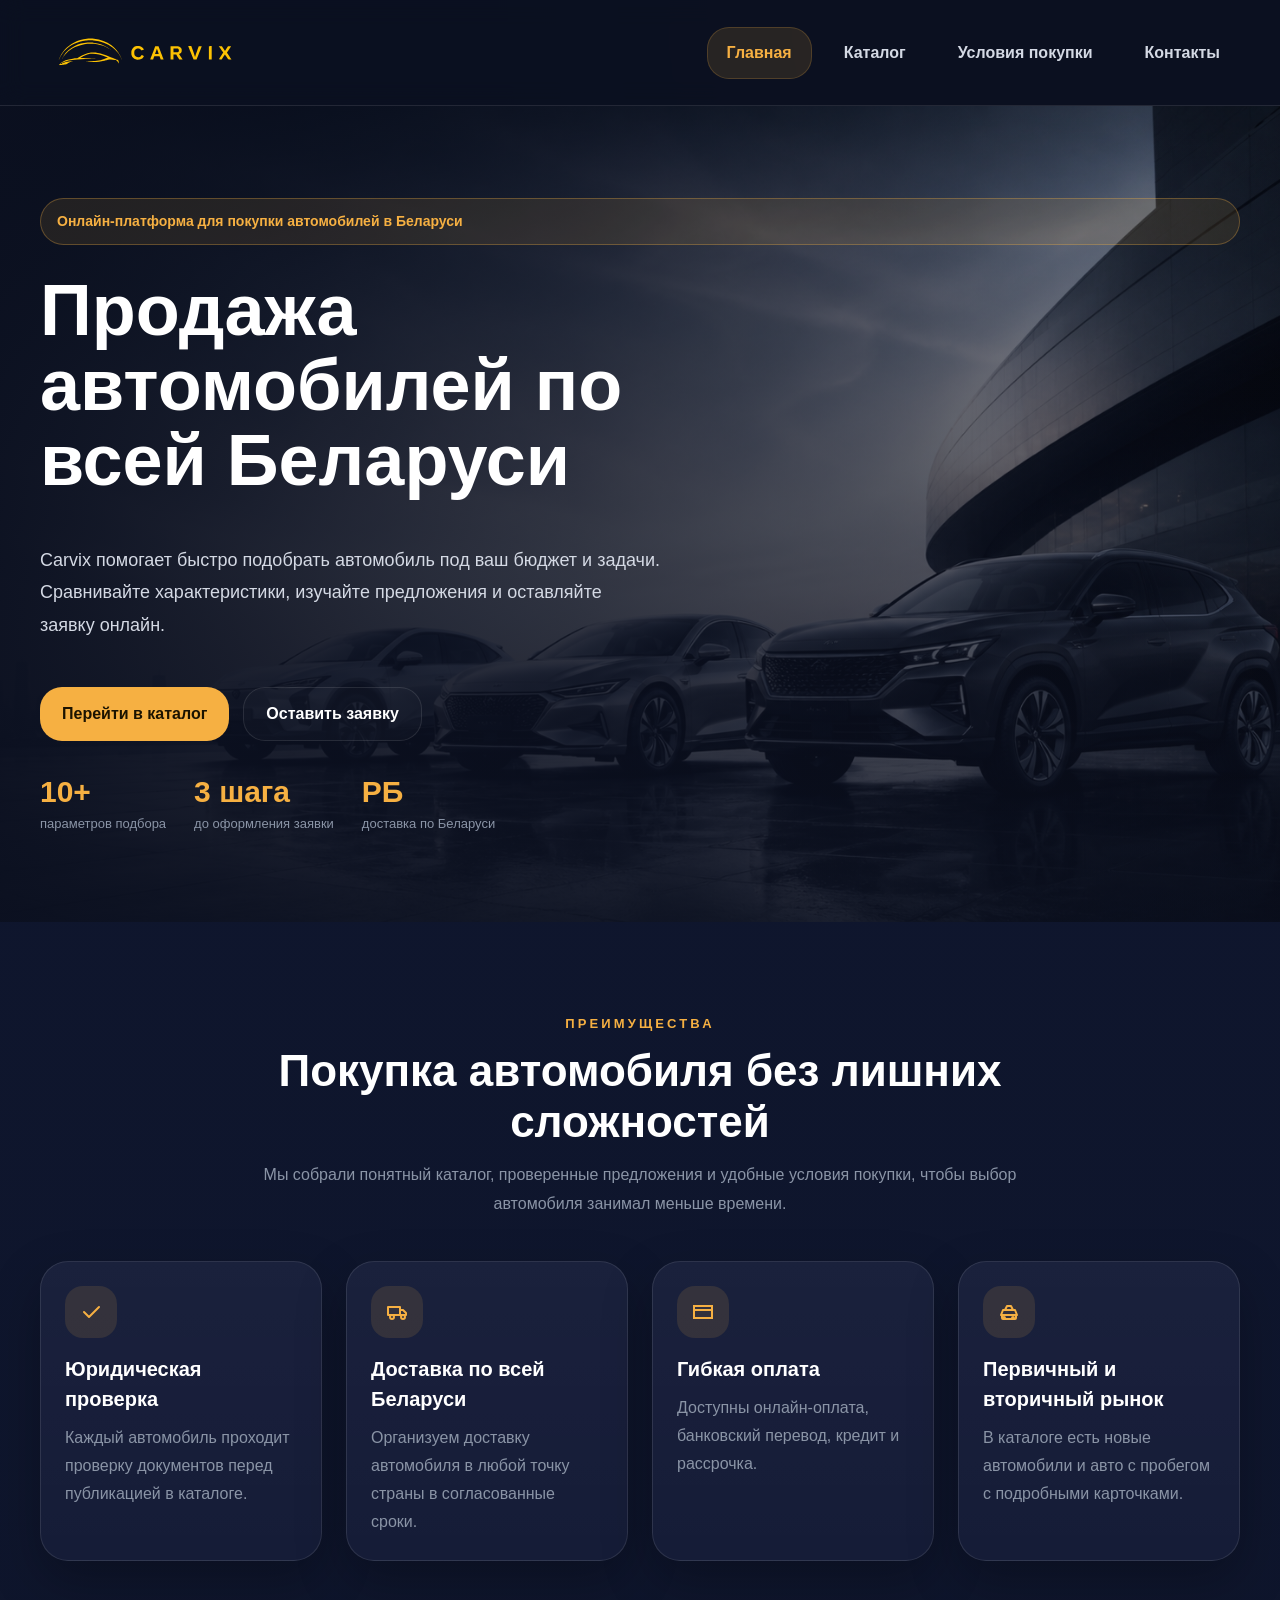
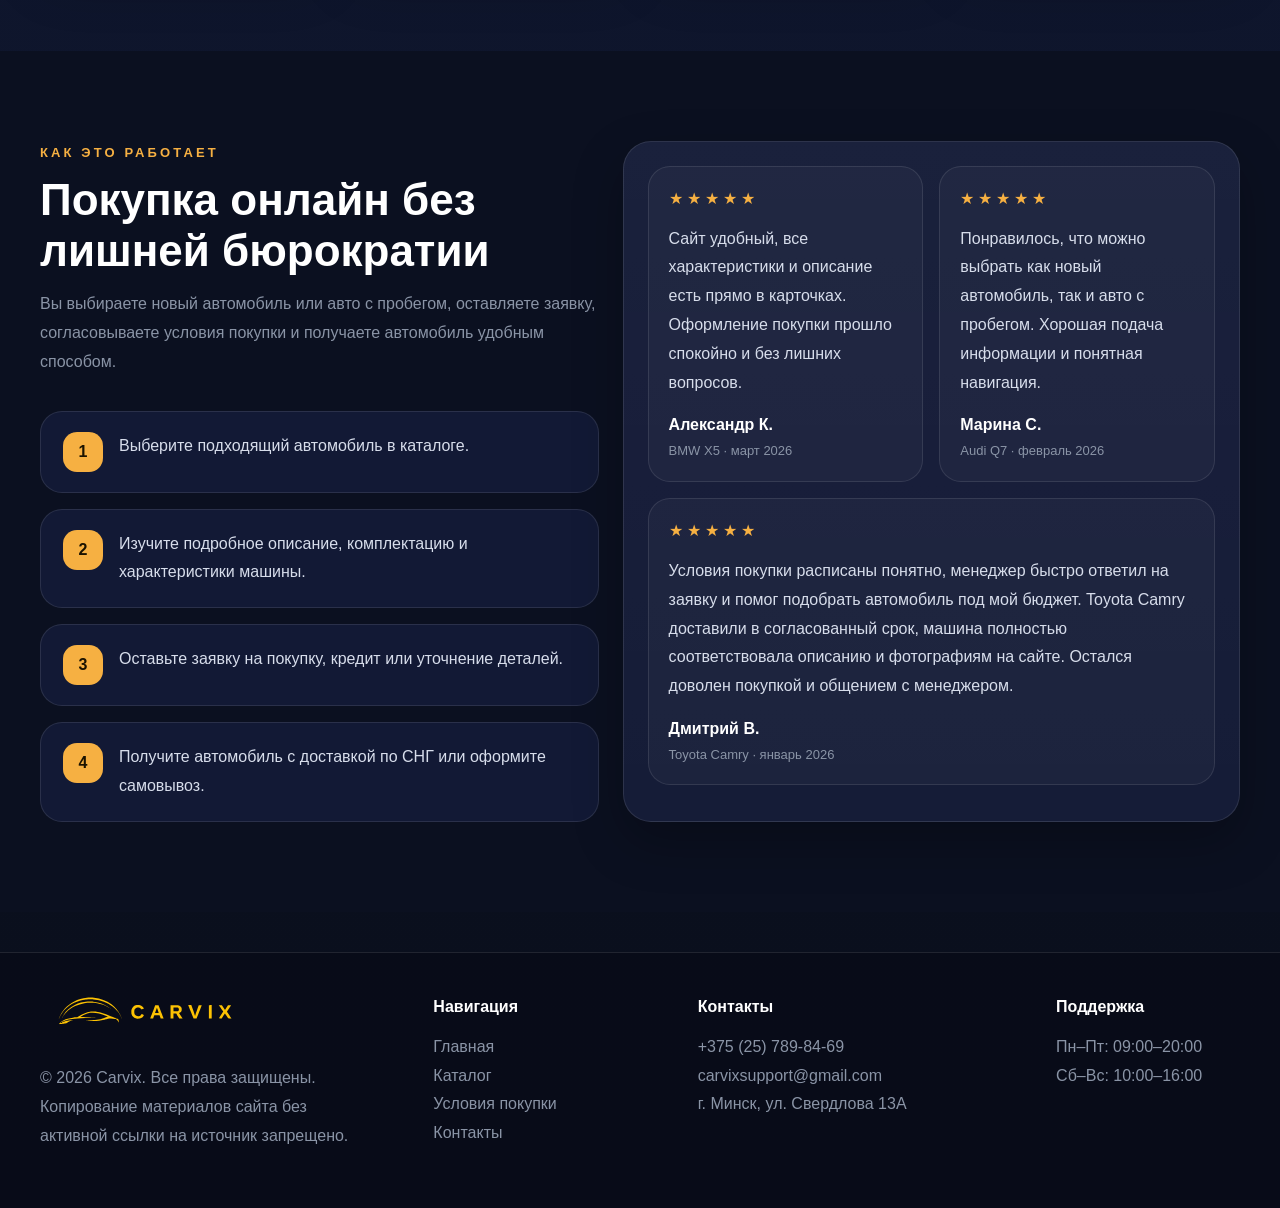
<file: index.html>
<!DOCTYPE html>
<html lang="ru">

<head>
  <meta charset="UTF-8">
  <meta name="viewport" content="width=device-width, initial-scale=1.0">
  <link rel="stylesheet" href="css/index.css">
  <title>Carvix — продажа авто в Беларуси</title>
</head>

<body data-page="home">
  <div class="site-shell">
    <header>
      <div class="container">
        <a href="index.html" aria-label="Carvix home"><img src="assets/logo.svg" alt="Carvix logo" width="240"
            height="64"></a>
        <nav aria-label="Основная навигация">
          <a data-nav="home" href="index.html">Главная</a>
          <a data-nav="catalog" href="catalog.html">Каталог</a>
          <a data-nav="terms" href="terms.html">Условия покупки</a>
          <a data-nav="contact" href="contact.html">Контакты</a>
        </nav>
        <button type="button" aria-label="Открыть меню" data-menu-toggle></button>
      </div>
    </header>
    <div data-mobile-panel>
      <div class="container">
        <a data-nav="home" href="index.html">Главная</a>
        <a data-nav="catalog" href="catalog.html">Каталог</a>
        <a data-nav="terms" href="terms.html">Условия покупки</a>
        <a data-nav="contact" href="contact.html">Контакты</a>
      </div>
    </div>

    <main>
      <section class="hero">
        <div class="hero_media">
          <img src="assets/backgr.png" alt="">
        </div>
        <div class="hero_overlay"></div>
        <div class="container">
          <div class="hero_badge">Онлайн-платформа для покупки автомобилей в Беларуси</div>
          <h1 class="hero_title">Продажа автомобилей по всей Беларуси</h1>
          <p class="hero_text">Carvix помогает быстро подобрать автомобиль под ваш бюджет и задачи.
            Сравнивайте характеристики, изучайте предложения и оставляйте заявку онлайн.</p>
          <div class="hero_actions">
            <a class="button--primary" href="catalog.html">Перейти в каталог</a>
            <a class="button--secondary" href="contact.html">Оставить заявку</a>
          </div>
          <div class="stats">
            <div>
              <div>10+</div>
              <div>параметров подбора</div>
            </div>
            <div>
              <div>3 шага</div>
              <div>до оформления заявки</div>
            </div>
            <div>
              <div>РБ</div>
              <div>доставка по Беларуси</div>
            </div>
          </div>
        </div>
      </section>

      <section class="section-surface">
        <div class="container">
          <div class="section-head">
            <p>Преимущества</p>
            <h2>Покупка автомобиля без лишних сложностей</h2>
            <p>Мы собрали понятный каталог, проверенные предложения и удобные условия покупки, чтобы выбор автомобиля
              занимал меньше времени.</p>
          </div>
          <div class="features-grid">
            <article class="card">
              <div><svg width="24" height="24" viewBox="0 0 24 24">
                  <path d="M5 12l5 5L20 7" fill="none" stroke="currentColor" stroke-width="2" stroke-linecap="round"
                    stroke-linejoin="round" />
                </svg></div>
              <h3>Юридическая проверка</h3>
              <p>Каждый автомобиль проходит проверку документов перед публикацией в каталоге.</p>
            </article>
            <article class="card">
              <div><svg width="24" height="24" viewBox="0 0 24 24">
                  <path d="M3 7h12v8H3zM15 10h3l3 3v2h-6zM7 19a2 2 0 100-4 2 2 0 000 4zm11 0a2 2 0 100-4 2 2 0 000 4z"
                    fill="none" stroke="currentColor" stroke-width="2" stroke-linecap="round" stroke-linejoin="round" />
                </svg></div>
              <h3>Доставка по всей Беларуси</h3>
              <p>Организуем доставку автомобиля в любой точку страны в согласованные сроки.</p>
            </article>
            <article class="card">
              <div><svg width="24" height="24" viewBox="0 0 24 24">
                  <path d="M3 6h18v12H3zM3 10h18" fill="none" stroke="currentColor" stroke-width="2"
                    stroke-linecap="round" />
                </svg></div>
              <h3>Гибкая оплата</h3>
              <p>Доступны онлайн-оплата, банковский перевод, кредит и рассрочка.</p>
            </article>
            <article class="card">
              <div><svg width="24" height="24" viewBox="0 0 24 24">
                  <path
                    d="M4 15l2-5h12l2 5M5 15h14v3a1 1 0 01-1 1H6a1 1 0 01-1-1v-3zm2 4a1 1 0 100-2 1 1 0 000 2zm9 0a1 1 0 100-2 1 1 0 000 2zM8 10l2-4h4l2 4"
                    fill="none" stroke="currentColor" stroke-width="2" stroke-linecap="round" stroke-linejoin="round" />
                </svg></div>
              <h3>Первичный и вторичный рынок</h3>
              <p>В каталоге есть новые автомобили и авто с пробегом с подробными карточками.</p>
            </article>
          </div>
        </div>
      </section>

      <section class="process-section">
        <div class="container process">
          <div>
            <div class="section-head">
              <p>Как это работает</p>
              <h2>Покупка онлайн без лишней бюрократии</h2>
              <p>Вы выбираете новый автомобиль или авто с пробегом, оставляете заявку, согласовываете условия покупки и
                получаете автомобиль удобным способом.</p>
            </div>
            <div class="steps">
              <div class="step">
                <div>1</div>
                <div>Выберите подходящий автомобиль в каталоге.</div>
              </div>
              <div class="step">
                <div>2</div>
                <div>Изучите подробное описание, комплектацию и характеристики машины.</div>
              </div>
              <div class="step">
                <div>3</div>
                <div>Оставьте заявку на покупку, кредит или уточнение деталей.</div>
              </div>
              <div class="step">
                <div>4</div>
                <div>Получите автомобиль с доставкой по СНГ или оформите самовывоз.</div>
              </div>
            </div>
          </div>
          <div class="card">
            <div class="review-grid">
              <article class="review">
                <div>★★★★★</div>
                <div>Сайт удобный, все характеристики и описание есть прямо в карточках. Оформление
                  покупки прошло спокойно и без лишних вопросов.</div>
                <div>Александр К.</div>
                <div>BMW X5 · март 2026</div>
              </article>
              <article class="review">
                <div>★★★★★</div>
                <div>Понравилось, что можно выбрать как новый автомобиль, так и авто с пробегом.
                  Хорошая подача информации и понятная навигация.</div>
                <div>Марина С.</div>
                <div>Audi Q7 · февраль 2026</div>
              </article>
              <article class="review">
                <div>★★★★★</div>
                <div>Условия покупки расписаны понятно, менеджер быстро ответил на заявку и помог
                  подобрать автомобиль под мой бюджет. Toyota Camry доставили в согласованный срок, машина полностью
                  соответствовала описанию и фотографиям на сайте. Остался доволен покупкой и общением с менеджером.
                </div>
                <div>Дмитрий В.</div>
                <div>Toyota Camry · январь 2026</div>
              </article>
            </div>
          </div>
        </div>
      </section>
    </main>
    <footer>
      <div class="container">
        <div>
          <img src="assets/logo.svg" alt="Carvix logo">
          <p>© 2026 Carvix. Все права защищены. Копирование материалов сайта без активной ссылки на источник запрещено.
          </p>
        </div>
        <div>
          <h2>Навигация</h2>
          <a href="index.html">Главная</a>
          <a href="catalog.html">Каталог</a>
          <a href="terms.html">Условия покупки</a>
          <a href="contact.html">Контакты</a>
        </div>
        <div>
          <h2>Контакты</h2>
          <span>+375 (25) 789-84-69</span>
          <span>carvixsupport@gmail.com</span>
          <span>г. Минск, ул. Свердлова 13А</span>
        </div>
        <div>
          <h2>Поддержка</h2>
          <span>Пн–Пт: 09:00–20:00</span>
          <span>Сб–Вс: 10:00–16:00</span>
        </div>
      </div>
    </footer>

  </div>
  <script src="js/common.js"></script>
</body>

</html>
</file>
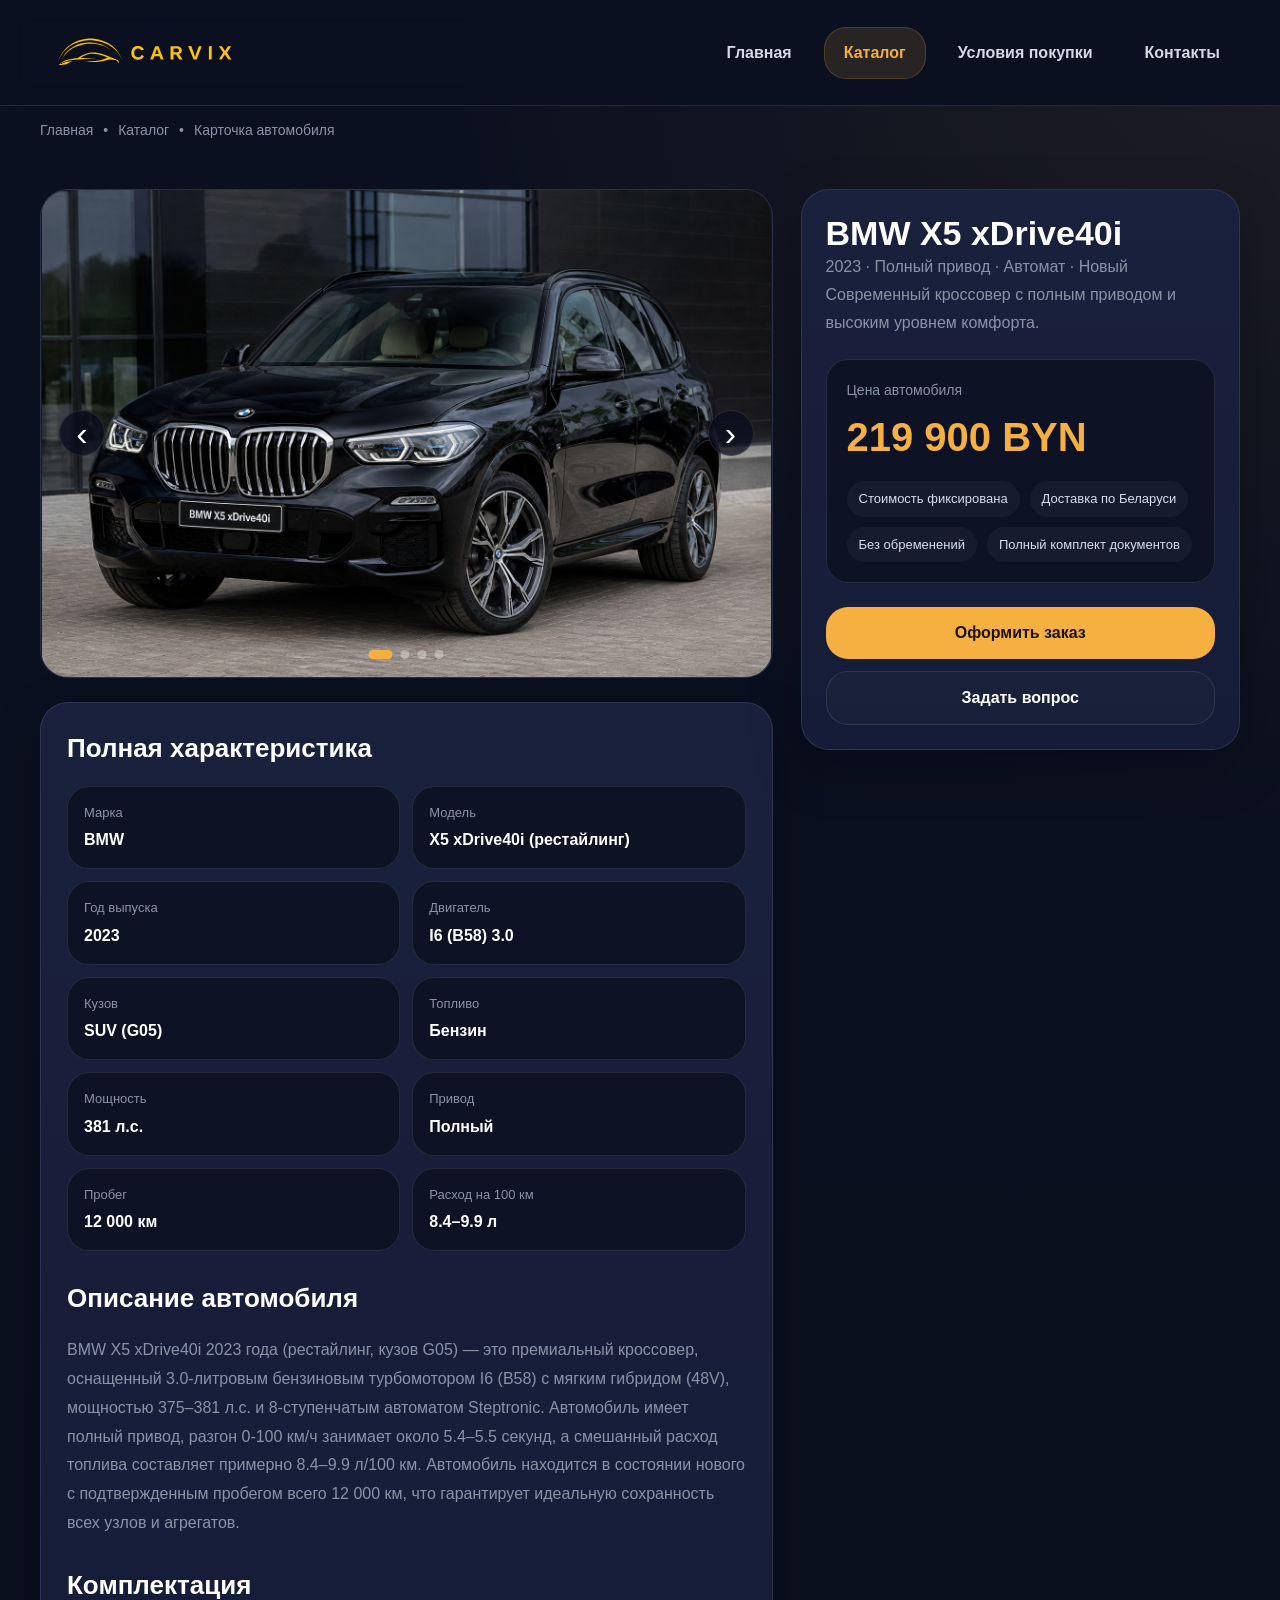
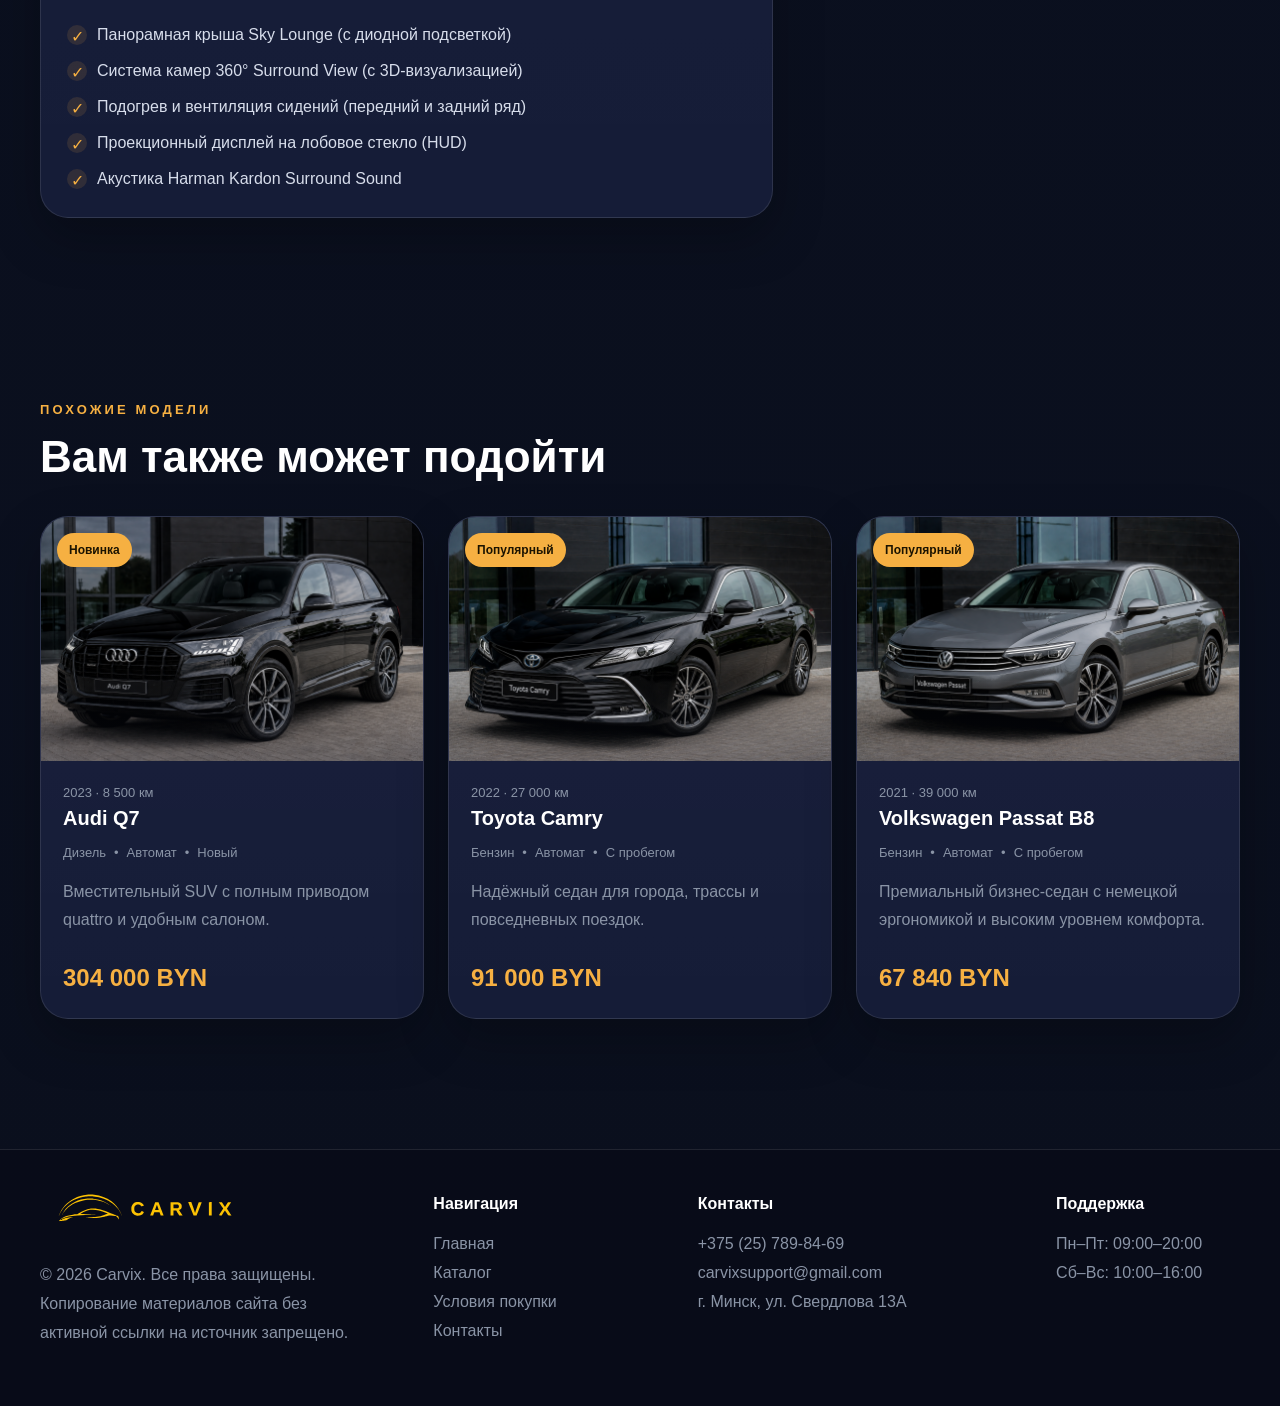
<file: car.html>
<!DOCTYPE html>
<html lang="ru">

<head>
  <meta charset="UTF-8">
  <meta name="viewport" content="width=device-width, initial-scale=1.0">
  <link rel="stylesheet" href="css/car.css">
  <title>Объявление автомобиля — Carvix</title>
</head>

<body data-page="catalog">
  <div class="site-shell">
    <header>
      <div class="container">
        <a href="index.html" aria-label="Carvix home"><img src="assets/logo.svg" alt="Carvix logo" width="240"
            height="64"></a>
        <nav aria-label="Основная навигация">
          <a data-nav="home" href="index.html">Главная</a>
          <a data-nav="catalog" href="catalog.html">Каталог</a>
          <a data-nav="terms" href="terms.html">Условия покупки</a>
          <a data-nav="contact" href="contact.html">Контакты</a>
        </nav>
        <button type="button" aria-label="Открыть меню" data-menu-toggle></button>
      </div>
    </header>
    <div data-mobile-panel>
      <div class="container">
        <a data-nav="home" href="index.html">Главная</a>
        <a data-nav="catalog" href="catalog.html">Каталог</a>
        <a data-nav="terms" href="terms.html">Условия покупки</a>
        <a data-nav="contact" href="contact.html">Контакты</a>
      </div>
    </div>

    <main>
      <div class="container">
        <nav class="breadcrumbs" aria-label="Хлебные крошки">
          <a href="index.html">Главная</a>
          <span>•</span>
          <a href="catalog.html">Каталог</a>
          <span>•</span>
          <span>Карточка автомобиля</span>
        </nav>
      </div>
      <section class="section--car-detail">
        <div class="container">
          <div id="carDetail"></div>
        </div>
      </section>
      <section class="section">
        <div class="container">
          <div class="section-head">
            <p>Похожие модели</p>
            <h2>Вам также может подойти</h2>
          </div>
          <div id="similarCars" class="card-grid"></div>
        </div>
      </section>
    </main>
    <footer>
      <div class="container">
        <div>
          <img src="assets/logo.svg" alt="Carvix logo">
          <p>© 2026 Carvix. Все права защищены. Копирование материалов сайта без активной ссылки на источник запрещено.
          </p>
        </div>
        <div>
          <h2>Навигация</h2>
          <a href="index.html">Главная</a>
          <a href="catalog.html">Каталог</a>
          <a href="terms.html">Условия покупки</a>
          <a href="contact.html">Контакты</a>
        </div>
        <div>
          <h2>Контакты</h2>
          <span>+375 (25) 789-84-69</span>
          <span>carvixsupport@gmail.com</span>
          <span>г. Минск, ул. Свердлова 13А</span>
        </div>
        <div>
          <h2>Поддержка</h2>
          <span>Пн–Пт: 09:00–20:00</span>
          <span>Сб–Вс: 10:00–16:00</span>
        </div>
      </div>
    </footer>

  </div>
  <script src="js/common.js"></script>
  <script src="js/car.js"></script>
</body>

</html>
</file>
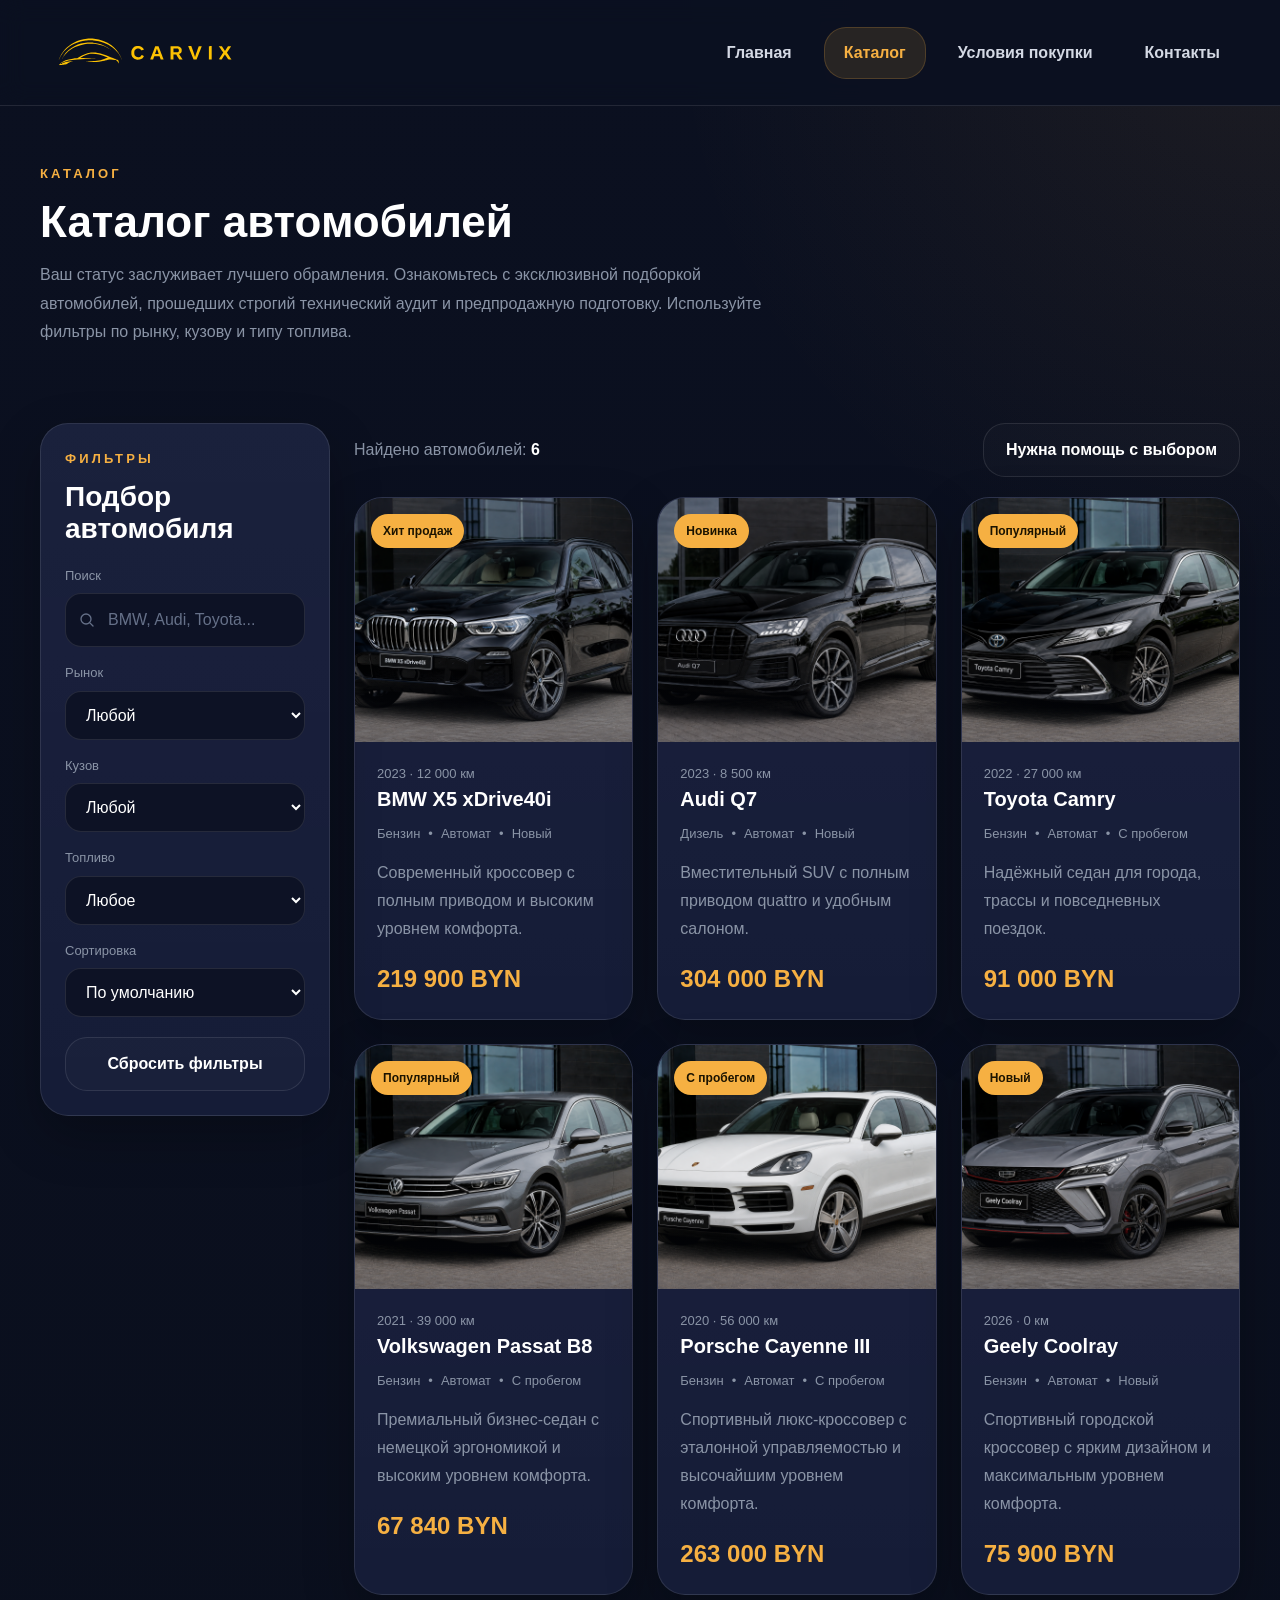
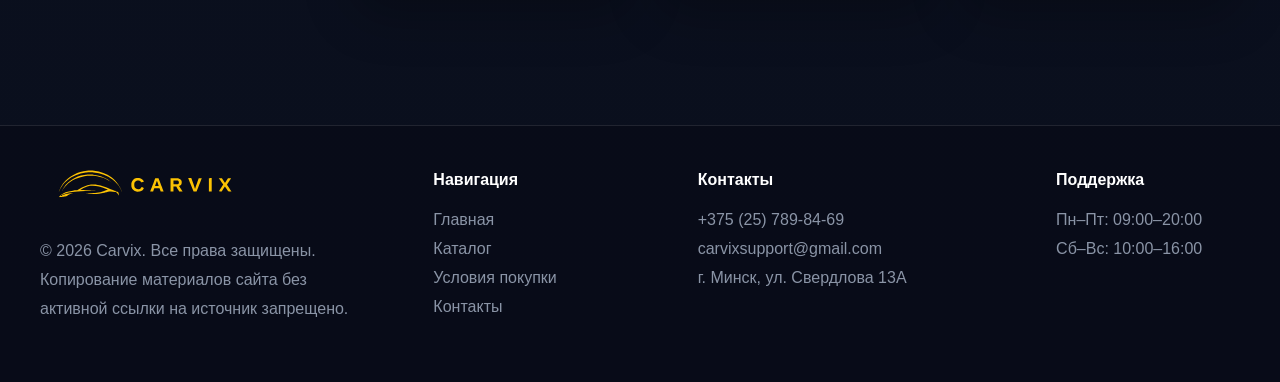
<file: catalog.html>
<!DOCTYPE html>
<html lang="ru">

<head>
  <meta charset="UTF-8">
  <meta name="viewport" content="width=device-width, initial-scale=1.0">
  <link rel="stylesheet" href="css/catalog.css">
  <title>Каталог автомобилей — Carvix</title>
</head>

<body data-page="catalog">
  <div class="site-shell">
    <header>
      <div class="container">
        <a href="index.html" aria-label="Carvix home"><img src="assets/logo.svg" alt="Carvix logo" width="240"
            height="64"></a>
        <nav aria-label="Основная навигация">
          <a data-nav="home" href="index.html">Главная</a>
          <a data-nav="catalog" href="catalog.html">Каталог</a>
          <a data-nav="terms" href="terms.html">Условия покупки</a>
          <a data-nav="contact" href="contact.html">Контакты</a>
        </nav>
        <button type="button" aria-label="Открыть меню" data-menu-toggle></button>
      </div>
    </header>
    <div data-mobile-panel>
      <div class="container">
        <a data-nav="home" href="index.html">Главная</a>
        <a data-nav="catalog" href="catalog.html">Каталог</a>
        <a data-nav="terms" href="terms.html">Условия покупки</a>
        <a data-nav="contact" href="contact.html">Контакты</a>
      </div>
    </div>

    <main>
      <section class="section--page-hero">
        <div class="container">
          <div class="section-head">
            <p>Каталог</p>
            <h1>Каталог автомобилей</h1>
            <p>Ваш статус заслуживает лучшего обрамления. Ознакомьтесь с эксклюзивной подборкой автомобилей, прошедших
              строгий технический аудит и предпродажную подготовку. Используйте фильтры по рынку, кузову и типу топлива.
            </p>
          </div>
        </div>
      </section>

      <section class="section--flush-top">
        <div class="container catalog-layout">
          <aside class="card filters">
            <div class="section-head">
              <p>Фильтры</p>
              <h2>Подбор автомобиля</h2>
            </div>
            <div>
              <label>
                <span>Поиск</span>
                <div class="inline-icon-input">
                  <svg width="16" height="16" viewBox="0 0 24 24" aria-hidden="true">
                    <path d="M21 21l-4.3-4.3M10.5 18A7.5 7.5 0 1010.5 3a7.5 7.5 0 000 15z" fill="none"
                      stroke="currentColor" stroke-width="2" stroke-linecap="round" />
                  </svg>
                  <input class="input" id="filterSearch" type="search" placeholder="BMW, Audi, Toyota...">
                </div>
              </label>
              <label>
                <span>Рынок</span>
                <select class="select" id="filterMarket">
                  <option value="">Любой</option>
                  <option value="Новый">Новый</option>
                  <option value="С пробегом">С пробегом</option>
                </select>
              </label>
              <label>
                <span>Кузов</span>
                <select class="select" id="filterBody">
                  <option value="">Любой</option>
                  <option value="SUV">SUV</option>
                  <option value="Седан">Седан</option>
                  <option value="Кроссовер">Кроссовер</option>
                </select>
              </label>
              <label>
                <span>Топливо</span>
                <select class="select" id="filterFuel">
                  <option value="">Любое</option>
                  <option value="Бензин">Бензин</option>
                  <option value="Дизель">Дизель</option>
                </select>
              </label>
              <label>
                <span>Сортировка</span>
                <select class="select" id="filterSort">
                  <option value="">По умолчанию</option>
                  <option value="price-asc">Сначала дешевле</option>
                  <option value="price-desc">Сначала дороже</option>
                  <option value="year-desc">Сначала новее</option>
                  <option value="mileage-asc">Меньший пробег</option>
                </select>
              </label>
              <button class="button--secondary" type="button" id="filterReset">Сбросить
                фильтры</button>
            </div>
          </aside>
          <div>
            <div class="catalog-toolbar">
              <div>Найдено автомобилей: <strong id="catalogCount">0</strong></div>
              <a class="button--secondary" href="contact.html">Нужна помощь с выбором</a>
            </div>
            <div id="catalogGrid" class="card-grid"></div>
            <div id="catalogEmpty" class="empty-state">По выбранным параметрам автомобилей не найдено. Попробуйте
              изменить фильтры.</div>
          </div>
        </div>
      </section>
    </main>
    <footer>
      <div class="container">
        <div>
          <img src="assets/logo.svg" alt="Carvix logo">
          <p>© 2026 Carvix. Все права защищены. Копирование материалов сайта без активной ссылки на источник запрещено.
          </p>
        </div>
        <div>
          <h2>Навигация</h2>
          <a href="index.html">Главная</a>
          <a href="catalog.html">Каталог</a>
          <a href="terms.html">Условия покупки</a>
          <a href="contact.html">Контакты</a>
        </div>
        <div>
          <h2>Контакты</h2>
          <span>+375 (25) 789-84-69</span>
          <span>carvixsupport@gmail.com</span>
          <span>г. Минск, ул. Свердлова 13А</span>
        </div>
        <div>
          <h2>Поддержка</h2>
          <span>Пн–Пт: 09:00–20:00</span>
          <span>Сб–Вс: 10:00–16:00</span>
        </div>
      </div>
    </footer>

  </div>
  <script src="js/common.js"></script>
  <script src="js/catalog.js"></script>
</body>

</html>
</file>
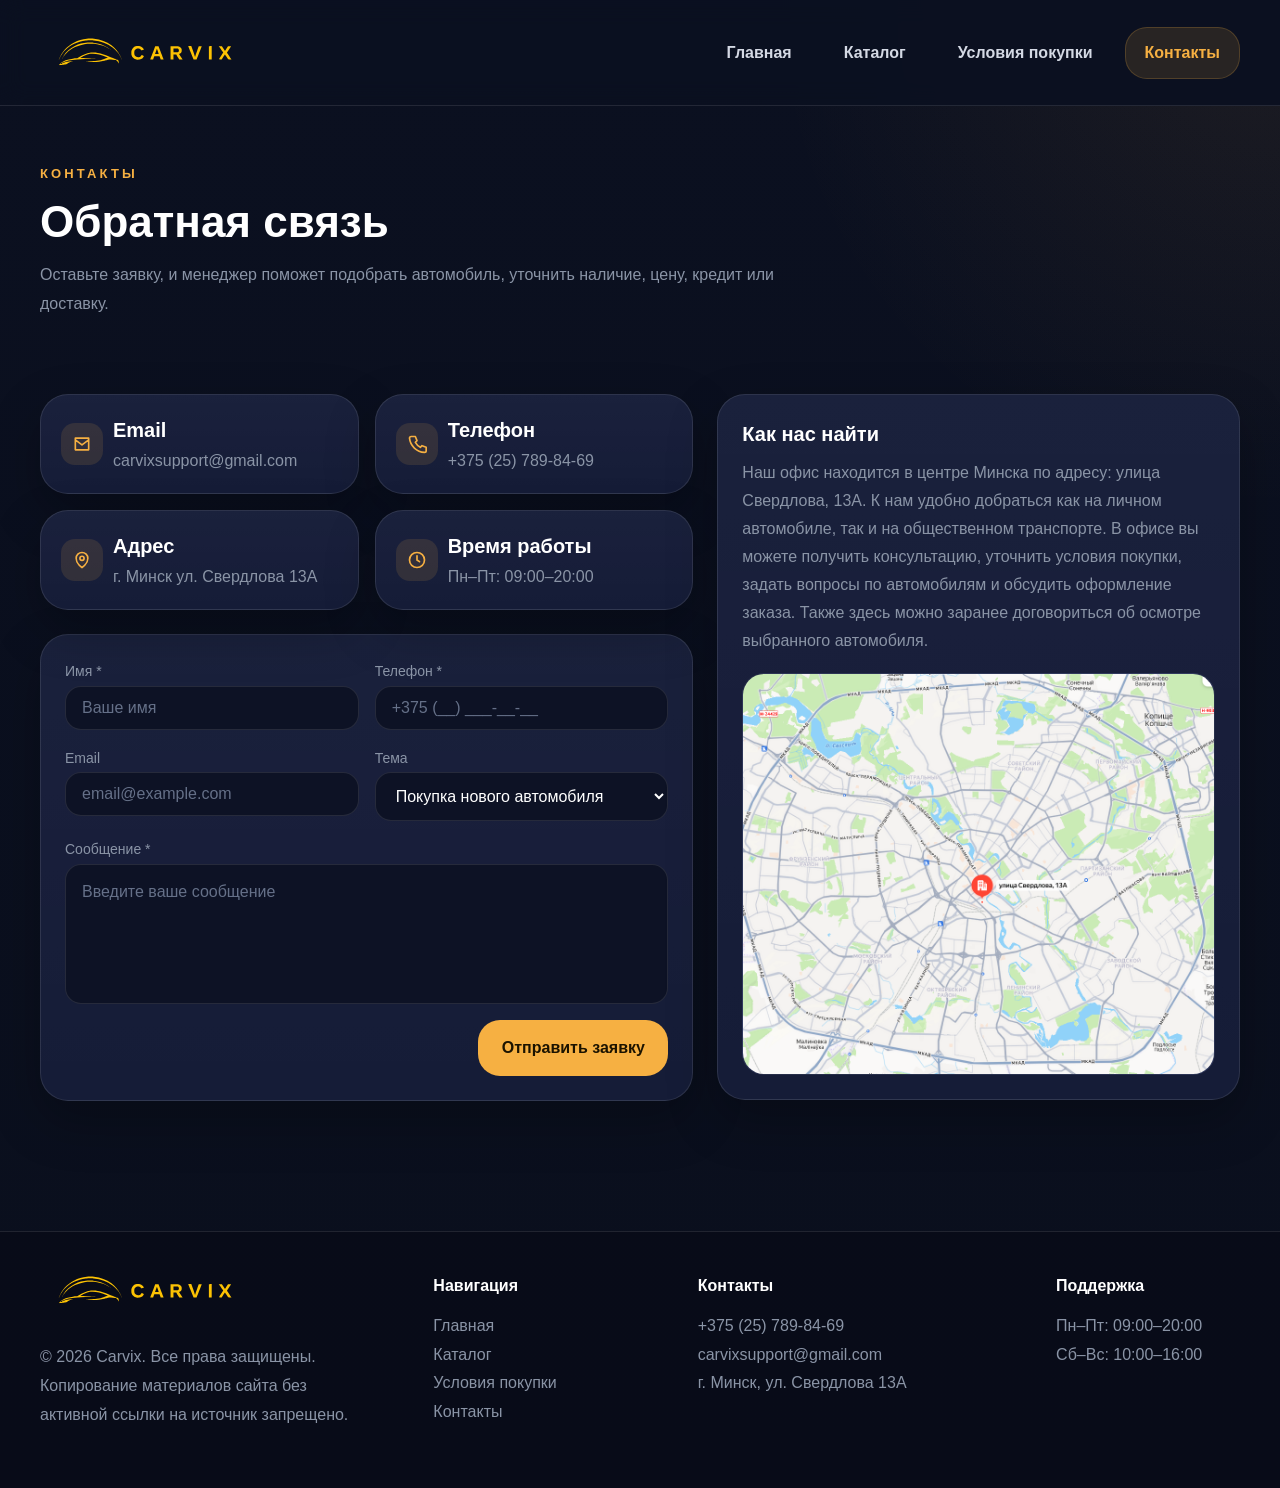
<file: contact.html>
<!DOCTYPE html>
<html lang="ru">

<head>
  <meta charset="UTF-8">
  <meta name="viewport" content="width=device-width, initial-scale=1.0">
  <link rel="stylesheet" href="css/contact.css">
  <title>Контакты — Carvix</title>
</head>

<body data-page="contact">
  <div class="site-shell">
    <header>
      <div class="container">
        <a href="index.html" aria-label="Carvix home"><img src="assets/logo.svg" alt="Carvix logo" width="240"
            height="64"></a>
        <nav aria-label="Основная навигация">
          <a data-nav="home" href="index.html">Главная</a>
          <a data-nav="catalog" href="catalog.html">Каталог</a>
          <a data-nav="terms" href="terms.html">Условия покупки</a>
          <a data-nav="contact" href="contact.html">Контакты</a>
        </nav>
        <button type="button" aria-label="Открыть меню" data-menu-toggle></button>
      </div>
    </header>
    <div data-mobile-panel>
      <div class="container">
        <a data-nav="home" href="index.html">Главная</a>
        <a data-nav="catalog" href="catalog.html">Каталог</a>
        <a data-nav="terms" href="terms.html">Условия покупки</a>
        <a data-nav="contact" href="contact.html">Контакты</a>
      </div>
    </div>

    <main>
      <section class="section--page-hero">
        <div class="container">
          <div class="section-head">
            <p>Контакты</p>
            <h1>Обратная связь</h1>
            <p>Оставьте заявку, и менеджер поможет подобрать автомобиль, уточнить наличие, цену, кредит или доставку.
            </p>
          </div>
        </div>
      </section>

      <section class="section--flush-top">
        <div class="container contact-layout">
          <div>
            <div class="contact-cards">
              <article class="card">
                <div><span><svg width="20" height="20" viewBox="0 0 24 24">
                      <path d="M4 5h16v14H4zM4 7l8 6 8-6" fill="none" stroke="currentColor" stroke-width="2"
                        stroke-linejoin="round" />
                    </svg></span>
                  <div>
                    <h2>Email</h2><span>carvixsupport@gmail.com</span>
                  </div>
                </div>
              </article>
              <article class="card">
                <div><span><svg width="20" height="20" viewBox="0 0 24 24">
                      <path d="M6 3h4l2 5-2 2a16 16 0 006 6l2-2 5 2v4a2 2 0 01-2 2A19 19 0 013 5a2 2 0 012-2z"
                        fill="none" stroke="currentColor" stroke-width="2" stroke-linejoin="round" />
                    </svg></span>
                  <div>
                    <h2>Телефон</h2><span>+375 (25) 789-84-69</span>
                  </div>
                </div>
              </article>
              <article class="card">
                <div><span><svg width="20" height="20" viewBox="0 0 24 24">
                      <path d="M12 21s7-4.35 7-11a7 7 0 10-14 0c0 6.65 7 11 7 11z" fill="none" stroke="currentColor"
                        stroke-width="2" />
                      <circle cx="12" cy="10" r="2.5" fill="none" stroke="currentColor" stroke-width="2" />
                    </svg></span>
                  <div>
                    <h2>Адрес</h2><span>г. Минск ул. Свердлова 13А</span>
                  </div>
                </div>
              </article>
              <article class="card">
                <div><span><svg width="20" height="20" viewBox="0 0 24 24">
                      <circle cx="12" cy="12" r="9" fill="none" stroke="currentColor" stroke-width="2" />
                      <path d="M12 7v5l3 2" fill="none" stroke="currentColor" stroke-width="2" stroke-linecap="round" />
                    </svg></span>
                  <div>
                    <h2>Время работы</h2>
                    <span>Пн–Пт: 09:00–20:00</span>
                  </div>
                </div>
              </article>
            </div>

            <article class="card">
              <div id="contactNotice">Заявка успешно отправлена. Менеджер свяжется с вами в ближайшее
                время.</div>
              <form id="contactForm" class="form-grid" novalidate>
                <div>
                  <p>
                    <label for="name">Имя *</label>
                    <input class="input" id="name" type="text" placeholder="Ваше имя" required minlength="2">
                  </p>
                  <p>
                    <label for="phone">Телефон *</label>
                    <input class="input" id="phone" type="tel" placeholder="+375 (__) ___-__-__" required>
                  </p>
                </div>
                <div>
                  <p>
                    <label for="email">Email</label>
                    <input class="input" id="email" type="email" placeholder="email@example.com">
                  </p>
                  <p>
                    <label for="topic">Тема</label>
                    <select class="select" id="topic">
                      <option>Покупка нового автомобиля</option>
                      <option>Покупка авто с пробегом</option>
                      <option>Кредит и рассрочка</option>
                      <option>Доставка автомобиля</option>
                      <option>Другое</option>
                    </select>
                  </p>
                </div>
                <p>
                  <label for="message">Сообщение *</label>
                  <input class="textarea" id="message" type="text" placeholder="Введите ваше сообщение" required>
                </p>
                <p>
                  <button class="button--primary" type="submit">Отправить заявку</button>
                </p>
              </form>
            </article>
          </div>
          <div>
            <article class="card">
              <h2>Как нас найти</h2>
              <p>Наш офис находится в центре Минска по адресу: улица Свердлова, 13А.
К нам удобно добраться как на личном автомобиле, так и на общественном транспорте.
В офисе вы можете получить консультацию, уточнить условия покупки, задать вопросы
по автомобилям и обсудить оформление заказа. Также здесь можно заранее договориться
об осмотре выбранного автомобиля.
              </p>
              <div aria-hidden="true">
                <a href = "https://yandex.com/maps/157/minsk/house/Zk4YcwFgSEwBQFtpfXR4cHtgYg==/?ll=27.560127%2C53.891434&z=16.11"><img src="assets/map.png" alt="Карта расположения офиса Carvix"></a>
              </div>
            </article>
          </div>
        </div>
      </section>
    </main>
    <footer>
      <div class="container">
        <div>
          <img src="assets/logo.svg" alt="Carvix logo">
          <p>© 2026 Carvix. Все права защищены. Копирование материалов сайта без активной ссылки на источник запрещено.
          </p>
        </div>
        <div>
          <h2>Навигация</h2>
          <a href="index.html">Главная</a>
          <a href="catalog.html">Каталог</a>
          <a href="terms.html">Условия покупки</a>
          <a href="contact.html">Контакты</a>
        </div>
        <div>
          <h2>Контакты</h2>
          <span>+375 (25) 789-84-69</span>
          <span>carvixsupport@gmail.com</span>
          <span>г. Минск, ул. Свердлова 13А</span>
        </div>
        <div>
          <h2>Поддержка</h2>
          <span>Пн–Пт: 09:00–20:00</span>
          <span>Сб–Вс: 10:00–16:00</span>
        </div>
      </div>
    </footer>

  </div>
  <script src="js/common.js"></script>
  <script src="js/contact.js"></script>
</body>

</html>
</file>
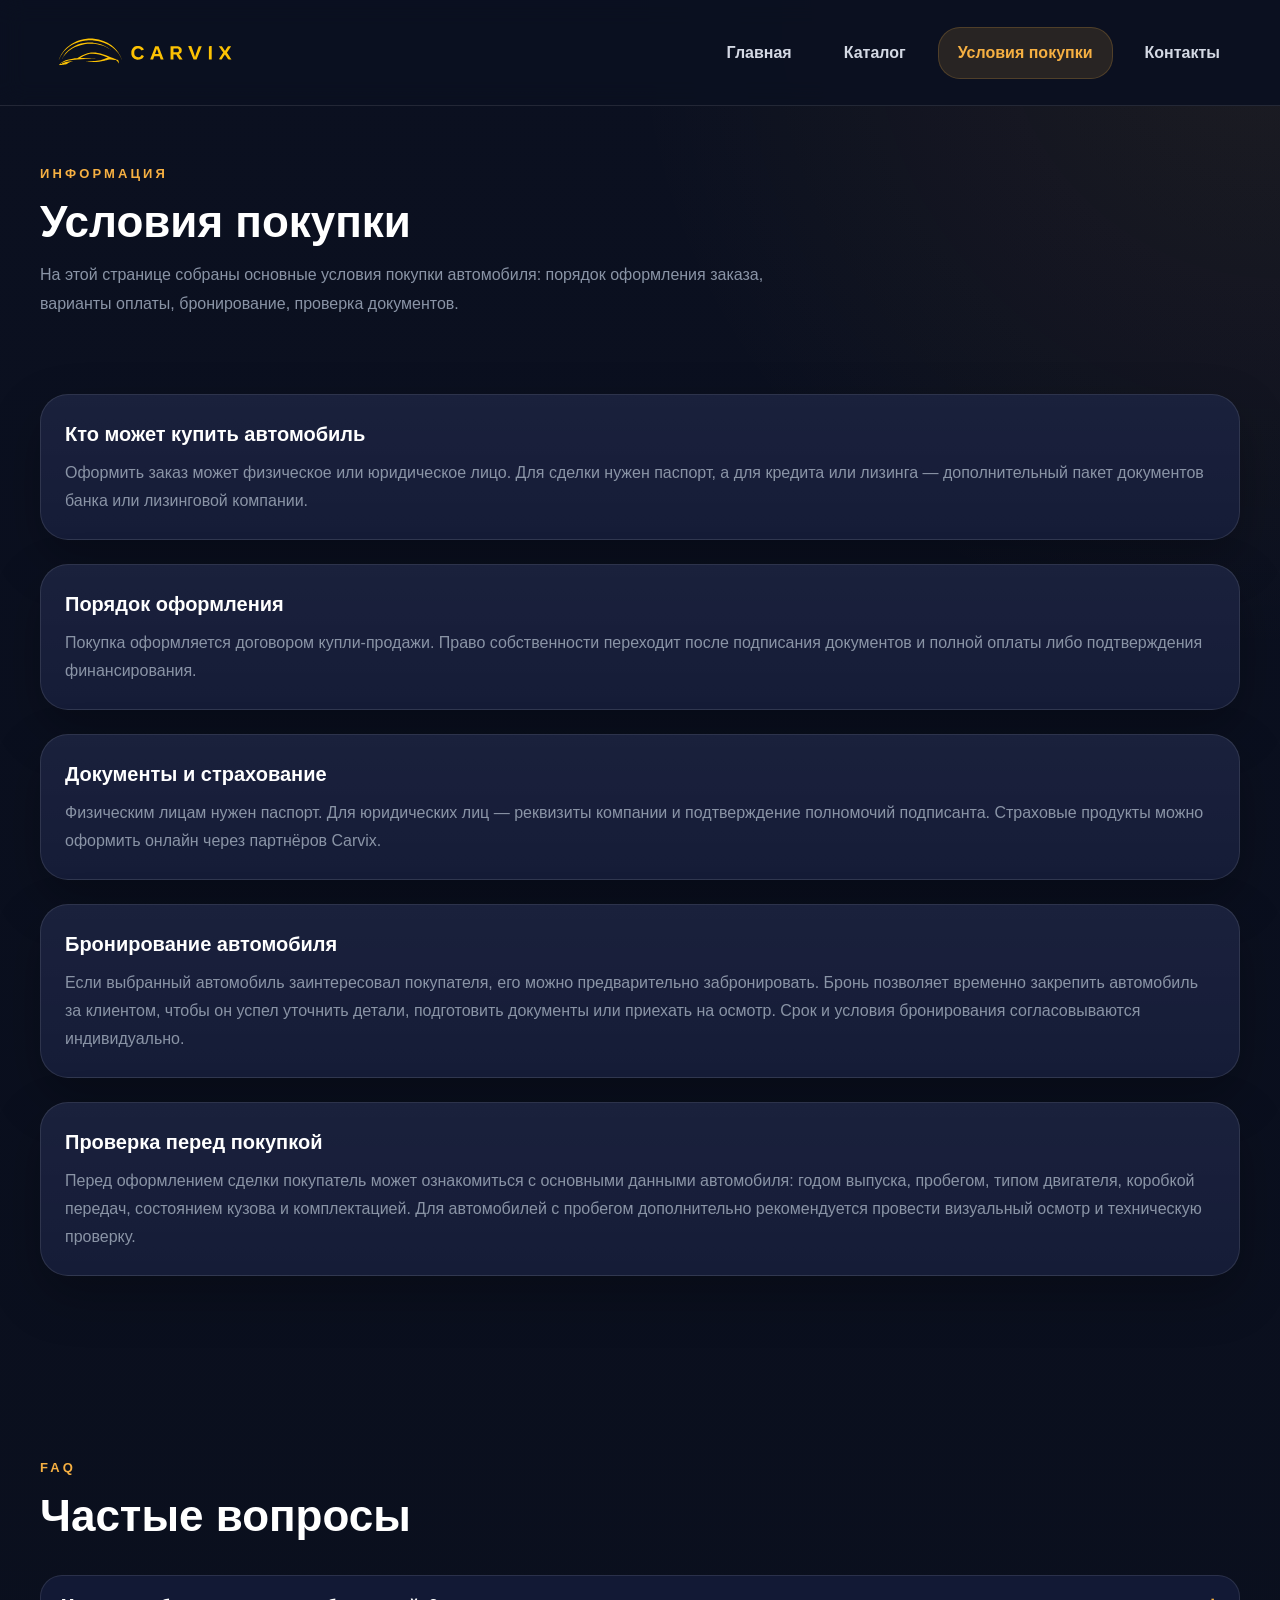
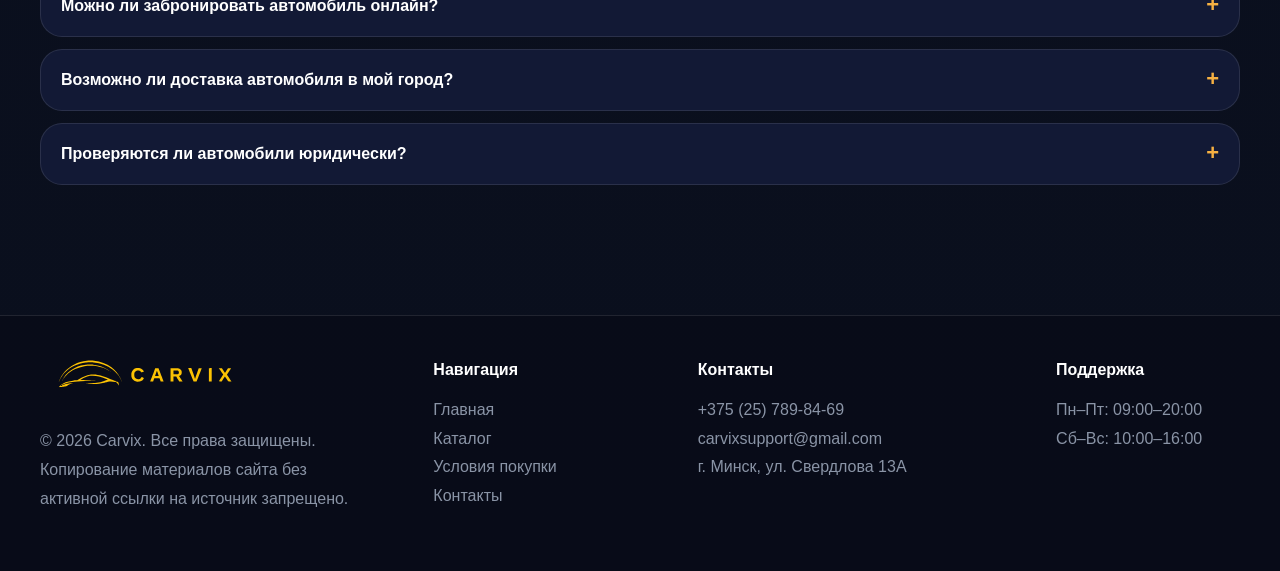
<file: terms.html>
<!DOCTYPE html>
<html lang="ru">

<head>
  <meta charset="UTF-8">
  <meta name="viewport" content="width=device-width, initial-scale=1.0">
  <link rel="stylesheet" href="css/terms.css">
  <title>Условия покупки — Carvix</title>
</head>

<body data-page="terms">
  <div class="site-shell">
    <header>
      <div class="container">
        <a href="index.html" aria-label="Carvix home"><img src="assets/logo.svg" alt="Carvix logo" width="240"
            height="64"></a>
        <nav aria-label="Основная навигация">
          <a data-nav="home" href="index.html">Главная</a>
          <a data-nav="catalog" href="catalog.html">Каталог</a>
          <a data-nav="terms" href="terms.html">Условия покупки</a>
          <a data-nav="contact" href="contact.html">Контакты</a>
        </nav>
        <button type="button" aria-label="Открыть меню" data-menu-toggle></button>
      </div>
    </header>
    <div data-mobile-panel>
      <div class="container">
        <a data-nav="home" href="index.html">Главная</a>
        <a data-nav="catalog" href="catalog.html">Каталог</a>
        <a data-nav="terms" href="terms.html">Условия покупки</a>
        <a data-nav="contact" href="contact.html">Контакты</a>
      </div>
    </div>

    <main>
      <section class="section--page-hero">
        <div class="container">
          <div class="section-head">
            <p>Информация</p>
            <h1>Условия покупки</h1>
            <p>На этой странице собраны основные условия покупки автомобиля:
              порядок оформления заказа, варианты оплаты, бронирование,
              проверка документов.
            </p>
          </div>
        </div>
      </section>

      <section class="section--flush-top">
        <div class="container">
          <article class="card">
            <h2>Кто может купить автомобиль</h2>
            <p>Оформить заказ может физическое или юридическое лицо. Для сделки нужен паспорт, а для кредита или лизинга
              — дополнительный пакет документов банка или лизинговой компании.</p>
          </article>
          <article class="card">
            <h2>Порядок оформления</h2>
            <p>Покупка оформляется договором купли-продажи. Право собственности переходит после подписания документов и
              полной оплаты либо подтверждения финансирования.</p>
          </article>
          <article class="card">
            <h2>Документы и страхование</h2>
            <p>Физическим лицам нужен паспорт. Для юридических лиц — реквизиты компании и подтверждение полномочий
              подписанта. Страховые продукты можно оформить онлайн через партнёров Carvix.</p>
          </article>
          <article class="card">
            <h2>Бронирование автомобиля</h2>
            <p>
              Если выбранный автомобиль заинтересовал покупателя, его можно предварительно
              забронировать. Бронь позволяет временно закрепить автомобиль за клиентом,
              чтобы он успел уточнить детали, подготовить документы или приехать на осмотр.
              Срок и условия бронирования согласовываются индивидуально.
            </p>
          </article>
          <article class="card">
            <h3>Проверка перед покупкой</h3>
            <p>
              Перед оформлением сделки покупатель может ознакомиться с основными данными
              автомобиля: годом выпуска, пробегом, типом двигателя, коробкой передач,
              состоянием кузова и комплектацией. Для автомобилей с пробегом дополнительно
              рекомендуется провести визуальный осмотр и техническую проверку.
            </p>
          </article>
        </div>
      </section>

      <section class="section">
        <div class="container">
          <div class="section-head">
            <p>FAQ</p>
            <h2>Частые вопросы</h2>
          </div>
          <div class="accordion">
            <div>
              <button type="button" data-accordion-button>Можно ли забронировать автомобиль
                онлайн?<span>+</span></button>
              <div>Да, менеджер зафиксирует бронь после подтверждения заявки и уточнения условий
                заказа.</div>
            </div>
            <div>
              <button type="button" data-accordion-button>Возможно ли доставка автомобиля в
                мой город?<span>+</span></button>
              <div>Да, Carvix организует доставку новых автомобилей и автомобилей с пробегом по всей
                территории Беларуси.</div>
            </div>
            <div>
              <button type="button" data-accordion-button>Проверяются ли автомобили
                юридически?<span>+</span></button>
              <div>Да, каждый автомобиль проходит проверку истории, ограничений и
                регистрационных данных до размещения в каталоге.</div>
            </div>
          </div>
        </div>
      </section>
    </main>
    <footer>
      <div class="container">
        <div>
          <img src="assets/logo.svg" alt="Carvix logo">
          <p>© 2026 Carvix. Все права защищены. Копирование материалов сайта без активной ссылки на источник запрещено.
          </p>
        </div>
        <div>
          <h2>Навигация</h2>
          <a href="index.html">Главная</a>
          <a href="catalog.html">Каталог</a>
          <a href="terms.html">Условия покупки</a>
          <a href="contact.html">Контакты</a>
        </div>
        <div>
          <h2>Контакты</h2>
          <span>+375 (25) 789-84-69</span>
          <span>carvixsupport@gmail.com</span>
          <span>г. Минск, ул. Свердлова 13А</span>
        </div>
        <div>
          <h2>Поддержка</h2>
          <span>Пн–Пт: 09:00–20:00</span>
          <span>Сб–Вс: 10:00–16:00</span>
        </div>
      </div>
    </footer>

  </div>
  <script src="js/common.js"></script>
  <script src="js/terms.js"></script>
</body>

</html>
</file>
<file: css/index.css>
*,
*::before,
*::after {
  -webkit-box-sizing: border-box;
          box-sizing: border-box;
}

html {
  scroll-behavior: smooth;
}

body {
  margin: 0;
  color: #ffffff;
  background: #0b1020;
  font-family: Arial, Helvetica, sans-serif;
  line-height: 1.5;
}

img {
  display: block;
  max-width: 100%;
}

a {
  color: inherit;
  text-decoration: none;
}

button,
input,
select,
textarea {
  font: inherit;
}

.site-shell {
  min-height: 100vh;
  background: radial-gradient(circle at top right, rgba(246, 176, 66, 0.08), transparent 26%), -webkit-gradient(linear, left top, left bottom, from(#0b1020), to(#0a0f1d));
  background: radial-gradient(circle at top right, rgba(246, 176, 66, 0.08), transparent 26%), linear-gradient(180deg, #0b1020 0%, #0a0f1d 100%);
}

.container {
  width: min(100% - 32px, 1200px);
  margin-inline: auto;
}

header {
  position: sticky;
  top: 0;
  z-index: 100;
  border-bottom: 1px solid rgba(255, 255, 255, 0.1);
  background: rgba(11, 16, 32, 0.94);
  -webkit-backdrop-filter: blur(12px);
          backdrop-filter: blur(12px);
}
header .container {
  display: -webkit-box;
  display: -ms-flexbox;
  display: flex;
  -webkit-box-align: center;
      -ms-flex-align: center;
          align-items: center;
  gap: 24px;
  -webkit-box-pack: justify;
      -ms-flex-pack: justify;
          justify-content: space-between;
  padding: 16px 0;
}
header img {
  height: auto;
  max-width: 220px;
}
header nav {
  display: -webkit-box;
  display: -ms-flexbox;
  display: flex;
  -webkit-box-align: center;
      -ms-flex-align: center;
          align-items: center;
  gap: 12px;
}
header nav a {
  padding: 14px 20px;
  border-radius: 22px;
  color: #d4d9e4;
  font-size: 16px;
  font-weight: 700;
  outline-offset: 4px;
  -webkit-transition: 0.2s ease;
  transition: 0.2s ease;
}
header nav a:hover, header nav a.is-active {
  color: #f6b042;
  background: rgba(246, 176, 66, 0.12);
}
header nav a.is-active {
  -webkit-box-shadow: inset 0 0 0 1px rgba(246, 176, 66, 0.2);
          box-shadow: inset 0 0 0 1px rgba(246, 176, 66, 0.2);
}
header nav a:focus-visible {
  outline: 2px solid rgba(246, 176, 66, 0.75);
}

footer {
  margin-top: 40px;
  border-top: 1px solid rgba(255, 255, 255, 0.1);
  background: rgba(8, 12, 24, 0.9);
}
footer .container {
  display: grid;
  grid-template-columns: 1.1fr 0.9fr 0.9fr 0.8fr;
  gap: 24px;
  padding: 42px 0;
}
footer .container > div:first-child {
  margin-top: -20px;
}
footer .container > div:nth-child(2) h2,
footer .container > div:nth-child(2) a {
  margin-left: 34px;
}
footer .container > div:last-child {
  margin-left: 60px;
}
footer img {
  height: auto;
  max-width: 220px;
}
footer h2 {
  margin: 0 0 14px;
  font-size: 16px;
  font-weight: 800;
}
footer p,
footer span,
footer a {
  display: block;
  color: #8a94a6;
  line-height: 1.8;
}
footer a:hover {
  color: #f6b042;
}

button[data-menu-toggle] {
  display: none;
  border: 1px solid rgba(255, 255, 255, 0.1);
  border-radius: 22px;
  padding: 12px 14px;
  background: transparent;
  color: #ffffff;
  cursor: pointer;
}

[data-mobile-panel] {
  display: none;
  border-top: 1px solid rgba(255, 255, 255, 0.1);
}
[data-mobile-panel].is-open {
  display: block;
}
[data-mobile-panel] .container {
  display: grid;
  gap: 10px;
  padding: 16px 0 20px;
}
[data-mobile-panel] a {
  padding: 14px 16px;
  border-radius: 22px;
  background: rgba(255, 255, 255, 0.03);
  color: #d4d9e4;
  font-weight: 700;
}

.button--secondary, .button--primary, .button {
  display: -webkit-inline-box;
  display: -ms-inline-flexbox;
  display: inline-flex;
  -webkit-box-align: center;
      -ms-flex-align: center;
          align-items: center;
  -webkit-box-pack: center;
      -ms-flex-pack: center;
          justify-content: center;
  gap: 10px;
  border: 0;
  border-radius: 22px;
  padding: 14px 22px;
  font-weight: 800;
  cursor: pointer;
  outline-offset: 4px;
  -webkit-transition: 0.2s ease;
  transition: 0.2s ease;
}
.button--secondary:focus-visible, .button--primary:focus-visible, .button:focus-visible {
  outline: 2px solid rgba(246, 176, 66, 0.75);
}

.button--primary {
  background: #f6b042;
  color: #1b1300;
}
.button--primary:hover {
  -webkit-transform: translateY(-1px);
      -ms-transform: translateY(-1px);
          transform: translateY(-1px);
  background: #ffc157;
}
.button--secondary {
  border: 1px solid rgba(255, 255, 255, 0.1);
  background: rgba(255, 255, 255, 0.02);
  color: #ffffff;
}
.button--secondary:hover {
  border-color: rgba(246, 176, 66, 0.35);
  color: #f6b042;
}
.button--full {
  width: 100%;
}

.section--car-detail, .section--flush-top, .section--page-hero, .section-surface, .section {
  padding: 90px 0;
}

.section-surface {
  background: rgba(18, 25, 53, 0.65);
}
.section--page-hero {
  padding-top: 56px;
  padding-bottom: 42px;
}
.section--flush-top {
  padding-top: 0;
}
.section--car-detail {
  padding-top: 22px;
}

.section-head {
  max-width: 760px;
  margin-bottom: 34px;
}
.section-surface .section-head {
  margin-inline: auto;
  margin-bottom: 42px;
  text-align: center;
}
.filters .section-head {
  margin-bottom: 20px;
}
.filters .section-head h2 {
  font-size: 28px;
}
.section-head p {
  margin: 14px 0 0;
  color: #8a94a6;
  line-height: 1.8;
}
.section-head p:first-child {
  margin: 0 0 10px;
  color: #f6b042;
  font-size: 13px;
  font-weight: 800;
  letter-spacing: 0.24em;
  text-transform: uppercase;
}
.section-head h1,
.section-head h2 {
  margin: 0;
  font-size: clamp(28px, 4vw, 44px);
  font-weight: 900;
  line-height: 1.16;
}

.card-grid {
  display: grid;
  gap: 24px;
  grid-template-columns: repeat(3, minmax(0, 1fr));
}

.card {
  border: 1px solid rgba(255, 255, 255, 0.1);
  border-radius: 28px;
  background: -webkit-gradient(linear, left top, left bottom, from(rgba(255, 255, 255, 0.035)), to(rgba(255, 255, 255, 0.01))), #121935;
  background: linear-gradient(180deg, rgba(255, 255, 255, 0.035), rgba(255, 255, 255, 0.01)), #121935;
  -webkit-box-shadow: 0 20px 50px rgba(0, 0, 0, 0.25);
          box-shadow: 0 20px 50px rgba(0, 0, 0, 0.25);
}
.card h2,
.card h3 {
  margin: 0 0 10px;
  font-size: 20px;
  font-weight: 800;
}
.card p {
  margin: 0;
  color: #8a94a6;
  line-height: 1.75;
}

.car-card {
  display: block;
  overflow: hidden;
  color: inherit;
  cursor: pointer;
  text-decoration: none;
  -webkit-transition: border-color 0.2s ease, -webkit-transform 0.2s ease;
  transition: border-color 0.2s ease, -webkit-transform 0.2s ease;
  transition: transform 0.2s ease, border-color 0.2s ease;
  transition: transform 0.2s ease, border-color 0.2s ease, -webkit-transform 0.2s ease;
}
.car-card:hover {
  -webkit-transform: translateY(-4px);
      -ms-transform: translateY(-4px);
          transform: translateY(-4px);
  border-color: rgba(246, 176, 66, 0.3);
}
.car-card_media {
  position: relative;
  height: 244px;
  background: #171f40;
}
.car-card_media::after {
  content: "";
  position: absolute;
  inset: auto 0 0;
  height: 40%;
  background: -webkit-gradient(linear, left top, left bottom, from(transparent), to(rgba(11, 16, 32, 0.35)));
  background: linear-gradient(180deg, transparent, rgba(11, 16, 32, 0.35));
}
.car-card_media img {
  width: 100%;
  height: 100%;
  -o-object-fit: cover;
     object-fit: cover;
}
.car-card_badge {
  position: absolute;
  top: 16px;
  left: 16px;
  padding: 8px 12px;
  border-radius: 999px;
  background: #f6b042;
  color: #1b1300;
  font-size: 12px;
  font-weight: 900;
}
.car-card_body {
  padding: 22px;
}
.car-card_meta, .car-card_specs, .car-card_desc {
  color: #8a94a6;
}
.car-card_meta, .car-card_specs {
  font-size: 13px;
}
.car-card_name {
  margin: 8px 0 12px;
  font-size: 22px;
  font-weight: 900;
}
.car-card_specs {
  display: -webkit-box;
  display: -ms-flexbox;
  display: flex;
  -ms-flex-wrap: wrap;
      flex-wrap: wrap;
  gap: 8px;
  margin-bottom: 16px;
}
.car-card_desc {
  min-height: 64px;
  margin-top: 14px;
  line-height: 1.75;
}
.car-card_footer {
  display: -webkit-box;
  display: -ms-flexbox;
  display: flex;
  -webkit-box-align: center;
      -ms-flex-align: center;
          align-items: center;
  -webkit-box-pack: justify;
      -ms-flex-pack: justify;
          justify-content: space-between;
  gap: 16px;
  margin-top: 18px;
}
.car-card_price {
  color: #f6b042;
  font-size: 24px;
  font-weight: 900;
}

.input,
.select,
.textarea {
  width: 100%;
  border: 1px solid rgba(255, 255, 255, 0.1);
  border-radius: 16px;
  padding: 14px 16px;
  background: #0d1225;
  color: #ffffff;
  outline: none;
}
.input:focus,
.select:focus,
.textarea:focus {
  border-color: rgba(246, 176, 66, 0.4);
}
.input:focus-visible,
.select:focus-visible,
.textarea:focus-visible {
  outline: 2px solid rgba(246, 176, 66, 0.75);
}

.input::-webkit-input-placeholder, .textarea::-webkit-input-placeholder {
  color: #657088;
}

.input::-moz-placeholder, .textarea::-moz-placeholder {
  color: #657088;
}

.input:-ms-input-placeholder, .textarea:-ms-input-placeholder {
  color: #657088;
}

.input::-ms-input-placeholder, .textarea::-ms-input-placeholder {
  color: #657088;
}

.input::placeholder,
.textarea::placeholder {
  color: #657088;
}

.textarea {
  min-height: 140px;
  resize: vertical;
}

.inline-icon-input {
  position: relative;
}
.inline-icon-input svg {
  position: absolute;
  top: 50%;
  left: 14px;
  color: #657088;
  -webkit-transform: translateY(-50%);
      -ms-transform: translateY(-50%);
          transform: translateY(-50%);
}
.inline-icon-input .input {
  padding-left: 42px;
}

@media (max-width: 1024px) {
  .card-grid,
  footer .container {
    grid-template-columns: 1fr;
  }
  footer .container > div:nth-child(2) h2,
  footer .container > div:nth-child(2) a {
    margin-left: 0;
  }
  footer .container > div:last-child {
    margin-left: 0;
  }
}
@media (max-width: 820px) {
  header nav {
    display: none;
  }
  button[data-menu-toggle] {
    display: -webkit-inline-box;
    display: -ms-inline-flexbox;
    display: inline-flex;
  }
  .card-grid {
    grid-template-columns: 1fr;
  }
}
@media (max-width: 640px) {
  header img,
  footer img {
    max-width: 180px;
  }
  .section,
  .section-surface,
  .section--page-hero,
  .section--flush-top,
  .section--car-detail {
    padding: 64px 0;
  }
  .button,
  .button--primary,
  .button--secondary {
    width: 100%;
  }
  .car-card_footer {
    -webkit-box-align: start;
        -ms-flex-align: start;
            align-items: flex-start;
    -webkit-box-orient: vertical;
    -webkit-box-direction: normal;
        -ms-flex-direction: column;
            flex-direction: column;
  }
}
.hero {
  position: relative;
  display: grid;
  -webkit-box-align: center;
      -ms-flex-align: center;
          align-items: center;
  overflow: hidden;
  min-height: 640px;
}
.hero_media, .hero_overlay {
  position: absolute;
  inset: 0;
}
.hero_media img {
  width: 100%;
  height: 100%;
  -o-object-fit: cover;
     object-fit: cover;
}
.hero_overlay {
  background: -webkit-gradient(linear, left top, right top, from(rgba(11, 16, 32, 0.96)), color-stop(45%, rgba(11, 16, 32, 0.74)), to(rgba(11, 16, 32, 0.3))), -webkit-gradient(linear, left top, left bottom, from(rgba(11, 16, 32, 0)), to(rgba(11, 16, 32, 0.7)));
  background: linear-gradient(90deg, rgba(11, 16, 32, 0.96) 0%, rgba(11, 16, 32, 0.74) 45%, rgba(11, 16, 32, 0.3) 100%), linear-gradient(180deg, rgba(11, 16, 32, 0) 0%, rgba(11, 16, 32, 0.7) 100%);
}
.hero .container {
  position: relative;
  z-index: 1;
  display: grid;
  gap: 28px;
  padding: 92px 0 88px;
}
.hero_badge {
  display: -webkit-inline-box;
  display: -ms-inline-flexbox;
  display: inline-flex;
  -webkit-box-align: center;
      -ms-flex-align: center;
          align-items: center;
  gap: 10px;
  padding: 12px 16px;
  border: 1px solid rgba(246, 176, 66, 0.3);
  border-radius: 999px;
  background: rgba(246, 176, 66, 0.1);
  color: #f6b042;
  font-size: 14px;
  font-weight: 700;
}
.hero_title {
  max-width: 760px;
  margin: 0;
  font-size: clamp(40px, 6vw, 72px);
  font-weight: 900;
  line-height: 1.04;
}
.hero_text {
  max-width: 620px;
  color: #d4d9e4;
  font-size: 18px;
  line-height: 1.8;
}
.hero_actions {
  display: -webkit-box;
  display: -ms-flexbox;
  display: flex;
  -ms-flex-wrap: wrap;
      flex-wrap: wrap;
  gap: 14px;
}

.stats {
  display: -webkit-box;
  display: -ms-flexbox;
  display: flex;
  -ms-flex-wrap: wrap;
      flex-wrap: wrap;
  gap: 28px;
}
.stats > div > :first-child {
  color: #f6b042;
  font-size: 30px;
  font-weight: 900;
}
.stats > div > :last-child {
  color: #8a94a6;
  font-size: 13px;
}

.features-grid {
  display: grid;
  gap: 24px;
  grid-template-columns: repeat(4, minmax(0, 1fr));
}
.features-grid > .card {
  padding: 24px;
}
.features-grid > .card > div:first-child {
  display: grid;
  place-items: center;
  width: 52px;
  height: 52px;
  border-radius: 18px;
  background: rgba(246, 176, 66, 0.12);
  color: #f6b042;
  margin-bottom: 16px;
}

.process-section {
  padding: 90px 0;
  background: #0b1020;
}

.process {
  display: grid;
  grid-template-columns: 0.95fr 1.05fr;
  gap: 24px;
}
.process > .card {
  padding: 24px;
}

.steps,
.review-grid {
  display: grid;
  gap: 16px;
}

.step {
  display: -webkit-box;
  display: -ms-flexbox;
  display: flex;
  -webkit-box-align: start;
      -ms-flex-align: start;
          align-items: flex-start;
  gap: 16px;
  padding: 20px 22px;
  border: 1px solid rgba(255, 255, 255, 0.1);
  border-radius: 22px;
  background: #121935;
}
.step > :first-child {
  display: grid;
  place-items: center;
  -webkit-box-flex: 0;
      -ms-flex: 0 0 auto;
          flex: 0 0 auto;
  width: 40px;
  height: 40px;
  border-radius: 14px;
  background: #f6b042;
  color: #1b1300;
  font-weight: 900;
}
.step > :last-child {
  color: #d7ddeb;
  line-height: 1.8;
}

.review-grid {
  grid-template-columns: repeat(2, minmax(0, 1fr));
}
.review-grid > .review:last-child {
  grid-column: 1/-1;
}

.review {
  padding: 20px;
  border: 1px solid rgba(255, 255, 255, 0.1);
  border-radius: 22px;
  background: rgba(255, 255, 255, 0.03);
}
.review > :first-child {
  margin-bottom: 14px;
  color: #f6b042;
  letter-spacing: 4px;
}
.review > :nth-child(2) {
  color: #d7ddeb;
  line-height: 1.8;
}
.review > :nth-child(3) {
  margin-top: 16px;
  font-weight: 800;
}
.review > :nth-child(4) {
  margin-top: 4px;
  color: #8a94a6;
  font-size: 13px;
}

@media (max-width: 1024px) {
  .features-grid,
  .review-grid,
  .process {
    grid-template-columns: 1fr;
  }
}
@media (max-width: 820px) {
  .hero {
    min-height: 560px;
  }
  .stats {
    gap: 18px;
  }
}
@media (max-width: 640px) {
  .process-section {
    padding: 64px 0;
  }
  .hero .container {
    padding: 78px 0 68px;
  }
  .hero_text {
    font-size: 16px;
  }
}
</file>
<file: css/car.css>
*,
*::before,
*::after {
  -webkit-box-sizing: border-box;
          box-sizing: border-box;
}

html {
  scroll-behavior: smooth;
}

body {
  margin: 0;
  color: #ffffff;
  background: #0b1020;
  font-family: Arial, Helvetica, sans-serif;
  line-height: 1.5;
}

img {
  display: block;
  max-width: 100%;
}

a {
  color: inherit;
  text-decoration: none;
}

button,
input,
select,
textarea {
  font: inherit;
}

.site-shell {
  min-height: 100vh;
  background: radial-gradient(circle at top right, rgba(246, 176, 66, 0.08), transparent 26%), -webkit-gradient(linear, left top, left bottom, from(#0b1020), to(#0a0f1d));
  background: radial-gradient(circle at top right, rgba(246, 176, 66, 0.08), transparent 26%), linear-gradient(180deg, #0b1020 0%, #0a0f1d 100%);
}

.container {
  width: min(100% - 32px, 1200px);
  margin-inline: auto;
}

header {
  position: sticky;
  top: 0;
  z-index: 100;
  border-bottom: 1px solid rgba(255, 255, 255, 0.1);
  background: rgba(11, 16, 32, 0.94);
  -webkit-backdrop-filter: blur(12px);
          backdrop-filter: blur(12px);
}
header .container {
  display: -webkit-box;
  display: -ms-flexbox;
  display: flex;
  -webkit-box-align: center;
      -ms-flex-align: center;
          align-items: center;
  gap: 24px;
  -webkit-box-pack: justify;
      -ms-flex-pack: justify;
          justify-content: space-between;
  padding: 16px 0;
}
header img {
  height: auto;
  max-width: 220px;
}
header nav {
  display: -webkit-box;
  display: -ms-flexbox;
  display: flex;
  -webkit-box-align: center;
      -ms-flex-align: center;
          align-items: center;
  gap: 12px;
}
header nav a {
  padding: 14px 20px;
  border-radius: 22px;
  color: #d4d9e4;
  font-size: 16px;
  font-weight: 700;
  outline-offset: 4px;
  -webkit-transition: 0.2s ease;
  transition: 0.2s ease;
}
header nav a:hover, header nav a.is-active {
  color: #f6b042;
  background: rgba(246, 176, 66, 0.12);
}
header nav a.is-active {
  -webkit-box-shadow: inset 0 0 0 1px rgba(246, 176, 66, 0.2);
          box-shadow: inset 0 0 0 1px rgba(246, 176, 66, 0.2);
}
header nav a:focus-visible {
  outline: 2px solid rgba(246, 176, 66, 0.75);
}

footer {
  margin-top: 40px;
  border-top: 1px solid rgba(255, 255, 255, 0.1);
  background: rgba(8, 12, 24, 0.9);
}
footer .container {
  display: grid;
  grid-template-columns: 1.1fr 0.9fr 0.9fr 0.8fr;
  gap: 24px;
  padding: 42px 0;
}
footer .container > div:first-child {
  margin-top: -20px;
}
footer .container > div:nth-child(2) h2,
footer .container > div:nth-child(2) a {
  margin-left: 34px;
}
footer .container > div:last-child {
  margin-left: 60px;
}
footer img {
  height: auto;
  max-width: 220px;
}
footer h2 {
  margin: 0 0 14px;
  font-size: 16px;
  font-weight: 800;
}
footer p,
footer span,
footer a {
  display: block;
  color: #8a94a6;
  line-height: 1.8;
}
footer a:hover {
  color: #f6b042;
}

button[data-menu-toggle] {
  display: none;
  border: 1px solid rgba(255, 255, 255, 0.1);
  border-radius: 22px;
  padding: 12px 14px;
  background: transparent;
  color: #ffffff;
  cursor: pointer;
}

[data-mobile-panel] {
  display: none;
  border-top: 1px solid rgba(255, 255, 255, 0.1);
}
[data-mobile-panel].is-open {
  display: block;
}
[data-mobile-panel] .container {
  display: grid;
  gap: 10px;
  padding: 16px 0 20px;
}
[data-mobile-panel] a {
  padding: 14px 16px;
  border-radius: 22px;
  background: rgba(255, 255, 255, 0.03);
  color: #d4d9e4;
  font-weight: 700;
}

.button--secondary, .button--primary, .button {
  display: -webkit-inline-box;
  display: -ms-inline-flexbox;
  display: inline-flex;
  -webkit-box-align: center;
      -ms-flex-align: center;
          align-items: center;
  -webkit-box-pack: center;
      -ms-flex-pack: center;
          justify-content: center;
  gap: 10px;
  border: 0;
  border-radius: 22px;
  padding: 14px 22px;
  font-weight: 800;
  cursor: pointer;
  outline-offset: 4px;
  -webkit-transition: 0.2s ease;
  transition: 0.2s ease;
}
.button--secondary:focus-visible, .button--primary:focus-visible, .button:focus-visible {
  outline: 2px solid rgba(246, 176, 66, 0.75);
}

.button--primary {
  background: #f6b042;
  color: #1b1300;
}
.button--primary:hover {
  -webkit-transform: translateY(-1px);
      -ms-transform: translateY(-1px);
          transform: translateY(-1px);
  background: #ffc157;
}
.button--secondary {
  border: 1px solid rgba(255, 255, 255, 0.1);
  background: rgba(255, 255, 255, 0.02);
  color: #ffffff;
}
.button--secondary:hover {
  border-color: rgba(246, 176, 66, 0.35);
  color: #f6b042;
}
.button--full {
  width: 100%;
}

.section--car-detail, .section--flush-top, .section--page-hero, .section-surface, .section {
  padding: 90px 0;
}

.section-surface {
  background: rgba(18, 25, 53, 0.65);
}
.section--page-hero {
  padding-top: 56px;
  padding-bottom: 42px;
}
.section--flush-top {
  padding-top: 0;
}
.section--car-detail {
  padding-top: 22px;
}

.section-head {
  max-width: 760px;
  margin-bottom: 34px;
}
.section-surface .section-head {
  margin-inline: auto;
  margin-bottom: 42px;
  text-align: center;
}
.filters .section-head {
  margin-bottom: 20px;
}
.filters .section-head h2 {
  font-size: 28px;
}
.section-head p {
  margin: 14px 0 0;
  color: #8a94a6;
  line-height: 1.8;
}
.section-head p:first-child {
  margin: 0 0 10px;
  color: #f6b042;
  font-size: 13px;
  font-weight: 800;
  letter-spacing: 0.24em;
  text-transform: uppercase;
}
.section-head h1,
.section-head h2 {
  margin: 0;
  font-size: clamp(28px, 4vw, 44px);
  font-weight: 900;
  line-height: 1.16;
}

.card-grid {
  display: grid;
  gap: 24px;
  grid-template-columns: repeat(3, minmax(0, 1fr));
}

.card {
  border: 1px solid rgba(255, 255, 255, 0.1);
  border-radius: 28px;
  background: -webkit-gradient(linear, left top, left bottom, from(rgba(255, 255, 255, 0.035)), to(rgba(255, 255, 255, 0.01))), #121935;
  background: linear-gradient(180deg, rgba(255, 255, 255, 0.035), rgba(255, 255, 255, 0.01)), #121935;
  -webkit-box-shadow: 0 20px 50px rgba(0, 0, 0, 0.25);
          box-shadow: 0 20px 50px rgba(0, 0, 0, 0.25);
}
.card h2,
.card h3 {
  margin: 0 0 10px;
  font-size: 20px;
  font-weight: 800;
}
.card p {
  margin: 0;
  color: #8a94a6;
  line-height: 1.75;
}

.car-card {
  display: block;
  overflow: hidden;
  color: inherit;
  cursor: pointer;
  text-decoration: none;
  -webkit-transition: border-color 0.2s ease, -webkit-transform 0.2s ease;
  transition: border-color 0.2s ease, -webkit-transform 0.2s ease;
  transition: transform 0.2s ease, border-color 0.2s ease;
  transition: transform 0.2s ease, border-color 0.2s ease, -webkit-transform 0.2s ease;
}
.car-card:hover {
  -webkit-transform: translateY(-4px);
      -ms-transform: translateY(-4px);
          transform: translateY(-4px);
  border-color: rgba(246, 176, 66, 0.3);
}
.car-card_media {
  position: relative;
  height: 244px;
  background: #171f40;
}
.car-card_media::after {
  content: "";
  position: absolute;
  inset: auto 0 0;
  height: 40%;
  background: -webkit-gradient(linear, left top, left bottom, from(transparent), to(rgba(11, 16, 32, 0.35)));
  background: linear-gradient(180deg, transparent, rgba(11, 16, 32, 0.35));
}
.car-card_media img {
  width: 100%;
  height: 100%;
  -o-object-fit: cover;
     object-fit: cover;
}
.car-card_badge {
  position: absolute;
  top: 16px;
  left: 16px;
  padding: 8px 12px;
  border-radius: 999px;
  background: #f6b042;
  color: #1b1300;
  font-size: 12px;
  font-weight: 900;
}
.car-card_body {
  padding: 22px;
}
.car-card_meta, .car-card_specs, .car-card_desc {
  color: #8a94a6;
}
.car-card_meta, .car-card_specs {
  font-size: 13px;
}
.car-card_name {
  margin: 8px 0 12px;
  font-size: 22px;
  font-weight: 900;
}
.car-card_specs {
  display: -webkit-box;
  display: -ms-flexbox;
  display: flex;
  -ms-flex-wrap: wrap;
      flex-wrap: wrap;
  gap: 8px;
  margin-bottom: 16px;
}
.car-card_desc {
  min-height: 64px;
  margin-top: 14px;
  line-height: 1.75;
}
.car-card_footer {
  display: -webkit-box;
  display: -ms-flexbox;
  display: flex;
  -webkit-box-align: center;
      -ms-flex-align: center;
          align-items: center;
  -webkit-box-pack: justify;
      -ms-flex-pack: justify;
          justify-content: space-between;
  gap: 16px;
  margin-top: 18px;
}
.car-card_price {
  color: #f6b042;
  font-size: 24px;
  font-weight: 900;
}

.input,
.select,
.textarea {
  width: 100%;
  border: 1px solid rgba(255, 255, 255, 0.1);
  border-radius: 16px;
  padding: 14px 16px;
  background: #0d1225;
  color: #ffffff;
  outline: none;
}
.input:focus,
.select:focus,
.textarea:focus {
  border-color: rgba(246, 176, 66, 0.4);
}
.input:focus-visible,
.select:focus-visible,
.textarea:focus-visible {
  outline: 2px solid rgba(246, 176, 66, 0.75);
}

.input::-webkit-input-placeholder, .textarea::-webkit-input-placeholder {
  color: #657088;
}

.input::-moz-placeholder, .textarea::-moz-placeholder {
  color: #657088;
}

.input:-ms-input-placeholder, .textarea:-ms-input-placeholder {
  color: #657088;
}

.input::-ms-input-placeholder, .textarea::-ms-input-placeholder {
  color: #657088;
}

.input::placeholder,
.textarea::placeholder {
  color: #657088;
}

.textarea {
  min-height: 140px;
  resize: vertical;
}

.inline-icon-input {
  position: relative;
}
.inline-icon-input svg {
  position: absolute;
  top: 50%;
  left: 14px;
  color: #657088;
  -webkit-transform: translateY(-50%);
      -ms-transform: translateY(-50%);
          transform: translateY(-50%);
}
.inline-icon-input .input {
  padding-left: 42px;
}

@media (max-width: 1024px) {
  .card-grid,
  footer .container {
    grid-template-columns: 1fr;
  }
  footer .container > div:nth-child(2) h2,
  footer .container > div:nth-child(2) a {
    margin-left: 0;
  }
  footer .container > div:last-child {
    margin-left: 0;
  }
}
@media (max-width: 820px) {
  header nav {
    display: none;
  }
  button[data-menu-toggle] {
    display: -webkit-inline-box;
    display: -ms-inline-flexbox;
    display: inline-flex;
  }
  .card-grid {
    grid-template-columns: 1fr;
  }
}
@media (max-width: 640px) {
  header img,
  footer img {
    max-width: 180px;
  }
  .section,
  .section-surface,
  .section--page-hero,
  .section--flush-top,
  .section--car-detail {
    padding: 64px 0;
  }
  .button,
  .button--primary,
  .button--secondary {
    width: 100%;
  }
  .car-card_footer {
    -webkit-box-align: start;
        -ms-flex-align: start;
            align-items: flex-start;
    -webkit-box-orient: vertical;
    -webkit-box-direction: normal;
        -ms-flex-direction: column;
            flex-direction: column;
  }
}
.breadcrumbs {
  display: -webkit-box;
  display: -ms-flexbox;
  display: flex;
  -webkit-box-align: center;
      -ms-flex-align: center;
          align-items: center;
  -ms-flex-wrap: wrap;
      flex-wrap: wrap;
  gap: 10px;
  padding: 14px 0 0;
  color: #8a94a6;
  font-size: 14px;
}

.detail-layout {
  display: grid;
  grid-template-columns: minmax(0, 1.25fr) minmax(360px, 0.75fr);
  gap: 28px;
  -webkit-box-align: start;
      -ms-flex-align: start;
          align-items: start;
  margin-top: 26px;
}

.detail-main {
  display: grid;
  gap: 24px;
}

.detail-media {
  position: relative;
  overflow: hidden;
  min-height: 420px;
  aspect-ratio: 3/2;
  border: 1px solid rgba(255, 255, 255, 0.1);
  border-radius: 28px;
  background: #121935;
}

.gallery-track, .gallery-slide {
  width: 100%;
  height: 100%;
}
.gallery-slide {
  display: none;
}
.gallery-slide_active {
  display: block;
}
.gallery-slide img {
  width: 100%;
  height: 100%;
  -o-object-fit: contain;
     object-fit: contain;
}
.gallery-btn {
  position: absolute;
  top: 50%;
  z-index: 2;
  display: grid;
  place-items: center;
  width: 46px;
  height: 46px;
  border: 1px solid rgba(255, 255, 255, 0.1);
  border-radius: 50%;
  background: rgba(8, 13, 28, 0.75);
  color: #ffffff;
  font-size: 34px;
  line-height: 1;
  cursor: pointer;
  -webkit-transform: translateY(-50%);
      -ms-transform: translateY(-50%);
          transform: translateY(-50%);
  -webkit-transition: background 0.2s ease, border-color 0.2s ease;
  transition: background 0.2s ease, border-color 0.2s ease;
}
.gallery-btn:hover {
  border-color: #f6b042;
  background: rgba(246, 176, 66, 0.9);
  color: #111827;
}
.gallery-btn_prev {
  left: 18px;
}
.gallery-btn_next {
  right: 18px;
}
.gallery-dots {
  position: absolute;
  left: 50%;
  bottom: 18px;
  z-index: 2;
  display: -webkit-box;
  display: -ms-flexbox;
  display: flex;
  gap: 8px;
  -webkit-transform: translateX(-50%);
      -ms-transform: translateX(-50%);
          transform: translateX(-50%);
}
.gallery-dot {
  width: 9px;
  height: 9px;
  padding: 0;
  border: 0;
  border-radius: 50%;
  background: rgba(255, 255, 255, 0.35);
  cursor: pointer;
}
.gallery-dot_active {
  width: 24px;
  border-radius: 999px;
  background: #f6b042;
}

.detail-panel {
  position: sticky;
  top: 20px;
  padding: 24px;
}

.detail-title {
  margin: 0;
  font-size: 34px;
  line-height: 1.15;
}

.detail-meta,
.detail-short,
.detail-section p {
  color: #d7ddeb;
  line-height: 1.7;
}

.detail-meta {
  margin-top: 10px;
  color: #8a94a6;
}

.detail-short {
  margin-top: 18px;
}

.price-box {
  border: 1px solid rgba(255, 255, 255, 0.1);
  border-radius: 22px;
  background: #0d1225;
  margin-top: 22px;
  padding: 20px;
}
.price-box_label {
  color: #8a94a6;
  font-size: 14px;
}
.price-box_value {
  margin-top: 6px;
  color: #f6b042;
  font-size: 40px;
  font-weight: 900;
}

.tags {
  display: -webkit-box;
  display: -ms-flexbox;
  display: flex;
  -ms-flex-wrap: wrap;
      flex-wrap: wrap;
  gap: 10px;
  margin-top: 14px;
}

.tag {
  padding: 8px 12px;
  border-radius: 999px;
  background: rgba(255, 255, 255, 0.04);
  color: #d7ddeb;
  font-size: 13px;
}

.full-specs {
  display: grid;
  grid-template-columns: repeat(2, minmax(0, 1fr));
  gap: 12px;
}
.full-specs div {
  border: 1px solid rgba(255, 255, 255, 0.1);
  border-radius: 22px;
  background: #0d1225;
  padding: 16px;
}
.full-specs span,
.full-specs strong {
  display: block;
}
.full-specs span {
  color: #8a94a6;
  font-size: 13px;
}
.full-specs strong {
  margin-top: 6px;
  color: #ffffff;
  font-size: 16px;
}

.detail-actions {
  display: grid;
  gap: 12px;
  margin-top: 24px;
}

.detail-full {
  padding: 26px;
}
.detail-full h2 {
  margin: 0 0 18px;
  font-size: 26px;
}

.detail-section {
  margin-top: 28px;
}
.detail-section p {
  margin: 0;
  color: #8a94a6;
  line-height: 1.8;
}

.feature-list {
  display: grid;
  gap: 12px;
}

.feature-item {
  display: -webkit-box;
  display: -ms-flexbox;
  display: flex;
  -webkit-box-align: start;
      -ms-flex-align: start;
          align-items: flex-start;
  gap: 10px;
  color: #d7ddeb;
}

.feature-dot {
  display: grid;
  place-items: center;
  width: 20px;
  height: 20px;
  border-radius: 999px;
  background: rgba(246, 176, 66, 0.12);
  color: #f6b042;
  -webkit-box-flex: 0;
      -ms-flex: 0 0 auto;
          flex: 0 0 auto;
  margin-top: 2px;
}

@media (max-width: 1024px) {
  .detail-layout {
    grid-template-columns: 1fr;
  }
  .detail-panel {
    position: static;
  }
  .detail-media {
    min-height: 320px;
  }
}
@media (max-width: 640px) {
  .detail-title {
    font-size: 28px;
  }
  .price-box_value {
    font-size: 32px;
  }
  .full-specs {
    grid-template-columns: 1fr;
  }
  .detail-full {
    padding: 20px;
  }
}
@media (max-width: 600px) {
  .detail-layout {
    grid-template-columns: 1fr;
  }
  .detail-main,
  .detail-panel,
  .detail-media {
    width: 100%;
    max-width: 100%;
  }
  .detail-media {
    overflow: hidden;
    border-radius: 24px;
  }
  .gallery-track {
    width: 100%;
  }
  .gallery-slide {
    width: 100%;
  }
  .gallery-slide img {
    display: block;
    width: 100%;
    height: 320px;
    -o-object-fit: cover;
       object-fit: cover;
  }
  .gallery-btn {
    width: 42px;
    height: 42px;
  }
  .gallery-btn_prev {
    left: 12px;
  }
  .gallery-btn_next {
    right: 12px;
  }
  .gallery-dots {
    bottom: 14px;
  }
}
</file>
<file: css/catalog.css>
*,
*::before,
*::after {
  -webkit-box-sizing: border-box;
          box-sizing: border-box;
}

html {
  scroll-behavior: smooth;
}

body {
  margin: 0;
  color: #ffffff;
  background: #0b1020;
  font-family: Arial, Helvetica, sans-serif;
  line-height: 1.5;
}

img {
  display: block;
  max-width: 100%;
}

a {
  color: inherit;
  text-decoration: none;
}

button,
input,
select,
textarea {
  font: inherit;
}

.site-shell {
  min-height: 100vh;
  background: radial-gradient(circle at top right, rgba(246, 176, 66, 0.08), transparent 26%), -webkit-gradient(linear, left top, left bottom, from(#0b1020), to(#0a0f1d));
  background: radial-gradient(circle at top right, rgba(246, 176, 66, 0.08), transparent 26%), linear-gradient(180deg, #0b1020 0%, #0a0f1d 100%);
}

.container {
  width: min(100% - 32px, 1200px);
  margin-inline: auto;
}

header {
  position: sticky;
  top: 0;
  z-index: 100;
  border-bottom: 1px solid rgba(255, 255, 255, 0.1);
  background: rgba(11, 16, 32, 0.94);
  -webkit-backdrop-filter: blur(12px);
          backdrop-filter: blur(12px);
}
header .container {
  display: -webkit-box;
  display: -ms-flexbox;
  display: flex;
  -webkit-box-align: center;
      -ms-flex-align: center;
          align-items: center;
  gap: 24px;
  -webkit-box-pack: justify;
      -ms-flex-pack: justify;
          justify-content: space-between;
  padding: 16px 0;
}
header img {
  height: auto;
  max-width: 220px;
}
header nav {
  display: -webkit-box;
  display: -ms-flexbox;
  display: flex;
  -webkit-box-align: center;
      -ms-flex-align: center;
          align-items: center;
  gap: 12px;
}
header nav a {
  padding: 14px 20px;
  border-radius: 22px;
  color: #d4d9e4;
  font-size: 16px;
  font-weight: 700;
  outline-offset: 4px;
  -webkit-transition: 0.2s ease;
  transition: 0.2s ease;
}
header nav a:hover, header nav a.is-active {
  color: #f6b042;
  background: rgba(246, 176, 66, 0.12);
}
header nav a.is-active {
  -webkit-box-shadow: inset 0 0 0 1px rgba(246, 176, 66, 0.2);
          box-shadow: inset 0 0 0 1px rgba(246, 176, 66, 0.2);
}
header nav a:focus-visible {
  outline: 2px solid rgba(246, 176, 66, 0.75);
}

footer {
  margin-top: 40px;
  border-top: 1px solid rgba(255, 255, 255, 0.1);
  background: rgba(8, 12, 24, 0.9);
}
footer .container {
  display: grid;
  grid-template-columns: 1.1fr 0.9fr 0.9fr 0.8fr;
  gap: 24px;
  padding: 42px 0;
}
footer .container > div:first-child {
  margin-top: -20px;
}
footer .container > div:nth-child(2) h2,
footer .container > div:nth-child(2) a {
  margin-left: 34px;
}
footer .container > div:last-child {
  margin-left: 60px;
}
footer img {
  height: auto;
  max-width: 220px;
}
footer h2 {
  margin: 0 0 14px;
  font-size: 16px;
  font-weight: 800;
}
footer p,
footer span,
footer a {
  display: block;
  color: #8a94a6;
  line-height: 1.8;
}
footer a:hover {
  color: #f6b042;
}

button[data-menu-toggle] {
  display: none;
  border: 1px solid rgba(255, 255, 255, 0.1);
  border-radius: 22px;
  padding: 12px 14px;
  background: transparent;
  color: #ffffff;
  cursor: pointer;
}

[data-mobile-panel] {
  display: none;
  border-top: 1px solid rgba(255, 255, 255, 0.1);
}
[data-mobile-panel].is-open {
  display: block;
}
[data-mobile-panel] .container {
  display: grid;
  gap: 10px;
  padding: 16px 0 20px;
}
[data-mobile-panel] a {
  padding: 14px 16px;
  border-radius: 22px;
  background: rgba(255, 255, 255, 0.03);
  color: #d4d9e4;
  font-weight: 700;
}

.button--secondary, .button--primary, .button {
  display: -webkit-inline-box;
  display: -ms-inline-flexbox;
  display: inline-flex;
  -webkit-box-align: center;
      -ms-flex-align: center;
          align-items: center;
  -webkit-box-pack: center;
      -ms-flex-pack: center;
          justify-content: center;
  gap: 10px;
  border: 0;
  border-radius: 22px;
  padding: 14px 22px;
  font-weight: 800;
  cursor: pointer;
  outline-offset: 4px;
  -webkit-transition: 0.2s ease;
  transition: 0.2s ease;
}
.button--secondary:focus-visible, .button--primary:focus-visible, .button:focus-visible {
  outline: 2px solid rgba(246, 176, 66, 0.75);
}

.button--primary {
  background: #f6b042;
  color: #1b1300;
}
.button--primary:hover {
  -webkit-transform: translateY(-1px);
      -ms-transform: translateY(-1px);
          transform: translateY(-1px);
  background: #ffc157;
}
.button--secondary {
  border: 1px solid rgba(255, 255, 255, 0.1);
  background: rgba(255, 255, 255, 0.02);
  color: #ffffff;
}
.button--secondary:hover {
  border-color: rgba(246, 176, 66, 0.35);
  color: #f6b042;
}
.button--full {
  width: 100%;
}

.section--car-detail, .section--flush-top, .section--page-hero, .section-surface, .section {
  padding: 90px 0;
}

.section-surface {
  background: rgba(18, 25, 53, 0.65);
}
.section--page-hero {
  padding-top: 56px;
  padding-bottom: 42px;
}
.section--flush-top {
  padding-top: 0;
}
.section--car-detail {
  padding-top: 22px;
}

.section-head {
  max-width: 760px;
  margin-bottom: 34px;
}
.section-surface .section-head {
  margin-inline: auto;
  margin-bottom: 42px;
  text-align: center;
}
.filters .section-head {
  margin-bottom: 20px;
}
.filters .section-head h2 {
  font-size: 28px;
}
.section-head p {
  margin: 14px 0 0;
  color: #8a94a6;
  line-height: 1.8;
}
.section-head p:first-child {
  margin: 0 0 10px;
  color: #f6b042;
  font-size: 13px;
  font-weight: 800;
  letter-spacing: 0.24em;
  text-transform: uppercase;
}
.section-head h1,
.section-head h2 {
  margin: 0;
  font-size: clamp(28px, 4vw, 44px);
  font-weight: 900;
  line-height: 1.16;
}

.card-grid {
  display: grid;
  gap: 24px;
  grid-template-columns: repeat(3, minmax(0, 1fr));
}

.card {
  border: 1px solid rgba(255, 255, 255, 0.1);
  border-radius: 28px;
  background: -webkit-gradient(linear, left top, left bottom, from(rgba(255, 255, 255, 0.035)), to(rgba(255, 255, 255, 0.01))), #121935;
  background: linear-gradient(180deg, rgba(255, 255, 255, 0.035), rgba(255, 255, 255, 0.01)), #121935;
  -webkit-box-shadow: 0 20px 50px rgba(0, 0, 0, 0.25);
          box-shadow: 0 20px 50px rgba(0, 0, 0, 0.25);
}
.card h2,
.card h3 {
  margin: 0 0 10px;
  font-size: 20px;
  font-weight: 800;
}
.card p {
  margin: 0;
  color: #8a94a6;
  line-height: 1.75;
}

.car-card {
  display: block;
  overflow: hidden;
  color: inherit;
  cursor: pointer;
  text-decoration: none;
  -webkit-transition: border-color 0.2s ease, -webkit-transform 0.2s ease;
  transition: border-color 0.2s ease, -webkit-transform 0.2s ease;
  transition: transform 0.2s ease, border-color 0.2s ease;
  transition: transform 0.2s ease, border-color 0.2s ease, -webkit-transform 0.2s ease;
}
.car-card:hover {
  -webkit-transform: translateY(-4px);
      -ms-transform: translateY(-4px);
          transform: translateY(-4px);
  border-color: rgba(246, 176, 66, 0.3);
}
.car-card_media {
  position: relative;
  height: 244px;
  background: #171f40;
}
.car-card_media::after {
  content: "";
  position: absolute;
  inset: auto 0 0;
  height: 40%;
  background: -webkit-gradient(linear, left top, left bottom, from(transparent), to(rgba(11, 16, 32, 0.35)));
  background: linear-gradient(180deg, transparent, rgba(11, 16, 32, 0.35));
}
.car-card_media img {
  width: 100%;
  height: 100%;
  -o-object-fit: cover;
     object-fit: cover;
}
.car-card_badge {
  position: absolute;
  top: 16px;
  left: 16px;
  padding: 8px 12px;
  border-radius: 999px;
  background: #f6b042;
  color: #1b1300;
  font-size: 12px;
  font-weight: 900;
}
.car-card_body {
  padding: 22px;
}
.car-card_meta, .car-card_specs, .car-card_desc {
  color: #8a94a6;
}
.car-card_meta, .car-card_specs {
  font-size: 13px;
}
.car-card_name {
  margin: 8px 0 12px;
  font-size: 22px;
  font-weight: 900;
}
.car-card_specs {
  display: -webkit-box;
  display: -ms-flexbox;
  display: flex;
  -ms-flex-wrap: wrap;
      flex-wrap: wrap;
  gap: 8px;
  margin-bottom: 16px;
}
.car-card_desc {
  min-height: 64px;
  margin-top: 14px;
  line-height: 1.75;
}
.car-card_footer {
  display: -webkit-box;
  display: -ms-flexbox;
  display: flex;
  -webkit-box-align: center;
      -ms-flex-align: center;
          align-items: center;
  -webkit-box-pack: justify;
      -ms-flex-pack: justify;
          justify-content: space-between;
  gap: 16px;
  margin-top: 18px;
}
.car-card_price {
  color: #f6b042;
  font-size: 24px;
  font-weight: 900;
}

.input,
.select,
.textarea {
  width: 100%;
  border: 1px solid rgba(255, 255, 255, 0.1);
  border-radius: 16px;
  padding: 14px 16px;
  background: #0d1225;
  color: #ffffff;
  outline: none;
}
.input:focus,
.select:focus,
.textarea:focus {
  border-color: rgba(246, 176, 66, 0.4);
}
.input:focus-visible,
.select:focus-visible,
.textarea:focus-visible {
  outline: 2px solid rgba(246, 176, 66, 0.75);
}

.input::-webkit-input-placeholder, .textarea::-webkit-input-placeholder {
  color: #657088;
}

.input::-moz-placeholder, .textarea::-moz-placeholder {
  color: #657088;
}

.input:-ms-input-placeholder, .textarea:-ms-input-placeholder {
  color: #657088;
}

.input::-ms-input-placeholder, .textarea::-ms-input-placeholder {
  color: #657088;
}

.input::placeholder,
.textarea::placeholder {
  color: #657088;
}

.textarea {
  min-height: 140px;
  resize: vertical;
}

.inline-icon-input {
  position: relative;
}
.inline-icon-input svg {
  position: absolute;
  top: 50%;
  left: 14px;
  color: #657088;
  -webkit-transform: translateY(-50%);
      -ms-transform: translateY(-50%);
          transform: translateY(-50%);
}
.inline-icon-input .input {
  padding-left: 42px;
}

@media (max-width: 1024px) {
  .card-grid,
  footer .container {
    grid-template-columns: 1fr;
  }
  footer .container > div:nth-child(2) h2,
  footer .container > div:nth-child(2) a {
    margin-left: 0;
  }
  footer .container > div:last-child {
    margin-left: 0;
  }
}
@media (max-width: 820px) {
  header nav {
    display: none;
  }
  button[data-menu-toggle] {
    display: -webkit-inline-box;
    display: -ms-inline-flexbox;
    display: inline-flex;
  }
  .card-grid {
    grid-template-columns: 1fr;
  }
}
@media (max-width: 640px) {
  header img,
  footer img {
    max-width: 180px;
  }
  .section,
  .section-surface,
  .section--page-hero,
  .section--flush-top,
  .section--car-detail {
    padding: 64px 0;
  }
  .button,
  .button--primary,
  .button--secondary {
    width: 100%;
  }
  .car-card_footer {
    -webkit-box-align: start;
        -ms-flex-align: start;
            align-items: flex-start;
    -webkit-box-orient: vertical;
    -webkit-box-direction: normal;
        -ms-flex-direction: column;
            flex-direction: column;
  }
}
.catalog-layout {
  display: grid;
  grid-template-columns: 290px 1fr;
  gap: 24px;
}

.filters {
  position: sticky;
  top: 118px;
  -ms-flex-item-align: start;
      align-self: start;
  padding: 24px;
}
.filters > div:last-child {
  display: grid;
  gap: 16px;
}
.filters label > span {
  display: -webkit-box;
  display: -ms-flexbox;
  display: flex;
  -webkit-box-align: center;
      -ms-flex-align: center;
          align-items: center;
  gap: 10px;
  margin-bottom: 8px;
  color: #8a94a6;
  font-size: 13px;
}
.filters button {
  width: 100%;
  margin-top: 4px;
}

.catalog-toolbar {
  display: -webkit-box;
  display: -ms-flexbox;
  display: flex;
  -webkit-box-align: center;
      -ms-flex-align: center;
          align-items: center;
  -webkit-box-pack: justify;
      -ms-flex-pack: justify;
          justify-content: space-between;
  -ms-flex-wrap: wrap;
      flex-wrap: wrap;
  gap: 10px;
  margin-bottom: 20px;
}
.catalog-toolbar > div {
  color: #8a94a6;
}
.catalog-toolbar > div strong {
  color: #ffffff;
}

.empty-state {
  display: none;
  margin-top: 18px;
  padding: 22px;
  border: 1px dashed rgba(246, 176, 66, 0.35);
  border-radius: 22px;
  background: rgba(246, 176, 66, 0.08);
  color: #d7ddeb;
  text-align: center;
}
.empty-state.is-visible {
  display: block;
}

@media (max-width: 1024px) {
  .catalog-layout {
    grid-template-columns: 1fr;
  }
  .filters {
    position: static;
  }
}
</file>
<file: css/contact.css>
*,
*::before,
*::after {
  -webkit-box-sizing: border-box;
          box-sizing: border-box;
}

html {
  scroll-behavior: smooth;
}

body {
  margin: 0;
  color: #ffffff;
  background: #0b1020;
  font-family: Arial, Helvetica, sans-serif;
  line-height: 1.5;
}

img {
  display: block;
  max-width: 100%;
}

a {
  color: inherit;
  text-decoration: none;
}

button,
input,
select,
textarea {
  font: inherit;
}

.site-shell {
  min-height: 100vh;
  background: radial-gradient(circle at top right, rgba(246, 176, 66, 0.08), transparent 26%), -webkit-gradient(linear, left top, left bottom, from(#0b1020), to(#0a0f1d));
  background: radial-gradient(circle at top right, rgba(246, 176, 66, 0.08), transparent 26%), linear-gradient(180deg, #0b1020 0%, #0a0f1d 100%);
}

.container {
  width: min(100% - 32px, 1200px);
  margin-inline: auto;
}

header {
  position: sticky;
  top: 0;
  z-index: 100;
  border-bottom: 1px solid rgba(255, 255, 255, 0.1);
  background: rgba(11, 16, 32, 0.94);
  -webkit-backdrop-filter: blur(12px);
          backdrop-filter: blur(12px);
}
header .container {
  display: -webkit-box;
  display: -ms-flexbox;
  display: flex;
  -webkit-box-align: center;
      -ms-flex-align: center;
          align-items: center;
  gap: 24px;
  -webkit-box-pack: justify;
      -ms-flex-pack: justify;
          justify-content: space-between;
  padding: 16px 0;
}
header img {
  height: auto;
  max-width: 220px;
}
header nav {
  display: -webkit-box;
  display: -ms-flexbox;
  display: flex;
  -webkit-box-align: center;
      -ms-flex-align: center;
          align-items: center;
  gap: 12px;
}
header nav a {
  padding: 14px 20px;
  border-radius: 22px;
  color: #d4d9e4;
  font-size: 16px;
  font-weight: 700;
  outline-offset: 4px;
  -webkit-transition: 0.2s ease;
  transition: 0.2s ease;
}
header nav a:hover, header nav a.is-active {
  color: #f6b042;
  background: rgba(246, 176, 66, 0.12);
}
header nav a.is-active {
  -webkit-box-shadow: inset 0 0 0 1px rgba(246, 176, 66, 0.2);
          box-shadow: inset 0 0 0 1px rgba(246, 176, 66, 0.2);
}
header nav a:focus-visible {
  outline: 2px solid rgba(246, 176, 66, 0.75);
}

footer {
  margin-top: 40px;
  border-top: 1px solid rgba(255, 255, 255, 0.1);
  background: rgba(8, 12, 24, 0.9);
}
footer .container {
  display: grid;
  grid-template-columns: 1.1fr 0.9fr 0.9fr 0.8fr;
  gap: 24px;
  padding: 42px 0;
}
footer .container > div:first-child {
  margin-top: -20px;
}
footer .container > div:nth-child(2) h2,
footer .container > div:nth-child(2) a {
  margin-left: 34px;
}
footer .container > div:last-child {
  margin-left: 60px;
}
footer img {
  height: auto;
  max-width: 220px;
}
footer h2 {
  margin: 0 0 14px;
  font-size: 16px;
  font-weight: 800;
}
footer p,
footer span,
footer a {
  display: block;
  color: #8a94a6;
  line-height: 1.8;
}
footer a:hover {
  color: #f6b042;
}

button[data-menu-toggle] {
  display: none;
  border: 1px solid rgba(255, 255, 255, 0.1);
  border-radius: 22px;
  padding: 12px 14px;
  background: transparent;
  color: #ffffff;
  cursor: pointer;
}

[data-mobile-panel] {
  display: none;
  border-top: 1px solid rgba(255, 255, 255, 0.1);
}
[data-mobile-panel].is-open {
  display: block;
}
[data-mobile-panel] .container {
  display: grid;
  gap: 10px;
  padding: 16px 0 20px;
}
[data-mobile-panel] a {
  padding: 14px 16px;
  border-radius: 22px;
  background: rgba(255, 255, 255, 0.03);
  color: #d4d9e4;
  font-weight: 700;
}

.button--secondary, .button--primary, .button {
  display: -webkit-inline-box;
  display: -ms-inline-flexbox;
  display: inline-flex;
  -webkit-box-align: center;
      -ms-flex-align: center;
          align-items: center;
  -webkit-box-pack: center;
      -ms-flex-pack: center;
          justify-content: center;
  gap: 10px;
  border: 0;
  border-radius: 22px;
  padding: 14px 22px;
  font-weight: 800;
  cursor: pointer;
  outline-offset: 4px;
  -webkit-transition: 0.2s ease;
  transition: 0.2s ease;
}
.button--secondary:focus-visible, .button--primary:focus-visible, .button:focus-visible {
  outline: 2px solid rgba(246, 176, 66, 0.75);
}

.button--primary {
  background: #f6b042;
  color: #1b1300;
}
.button--primary:hover {
  -webkit-transform: translateY(-1px);
      -ms-transform: translateY(-1px);
          transform: translateY(-1px);
  background: #ffc157;
}
.button--secondary {
  border: 1px solid rgba(255, 255, 255, 0.1);
  background: rgba(255, 255, 255, 0.02);
  color: #ffffff;
}
.button--secondary:hover {
  border-color: rgba(246, 176, 66, 0.35);
  color: #f6b042;
}
.button--full {
  width: 100%;
}

.section--car-detail, .section--flush-top, .section--page-hero, .section-surface, .section {
  padding: 90px 0;
}

.section-surface {
  background: rgba(18, 25, 53, 0.65);
}
.section--page-hero {
  padding-top: 56px;
  padding-bottom: 42px;
}
.section--flush-top {
  padding-top: 0;
}
.section--car-detail {
  padding-top: 22px;
}

.section-head {
  max-width: 760px;
  margin-bottom: 34px;
}
.section-surface .section-head {
  margin-inline: auto;
  margin-bottom: 42px;
  text-align: center;
}
.filters .section-head {
  margin-bottom: 20px;
}
.filters .section-head h2 {
  font-size: 28px;
}
.section-head p {
  margin: 14px 0 0;
  color: #8a94a6;
  line-height: 1.8;
}
.section-head p:first-child {
  margin: 0 0 10px;
  color: #f6b042;
  font-size: 13px;
  font-weight: 800;
  letter-spacing: 0.24em;
  text-transform: uppercase;
}
.section-head h1,
.section-head h2 {
  margin: 0;
  font-size: clamp(28px, 4vw, 44px);
  font-weight: 900;
  line-height: 1.16;
}

.card-grid {
  display: grid;
  gap: 24px;
  grid-template-columns: repeat(3, minmax(0, 1fr));
}

.card {
  border: 1px solid rgba(255, 255, 255, 0.1);
  border-radius: 28px;
  background: -webkit-gradient(linear, left top, left bottom, from(rgba(255, 255, 255, 0.035)), to(rgba(255, 255, 255, 0.01))), #121935;
  background: linear-gradient(180deg, rgba(255, 255, 255, 0.035), rgba(255, 255, 255, 0.01)), #121935;
  -webkit-box-shadow: 0 20px 50px rgba(0, 0, 0, 0.25);
          box-shadow: 0 20px 50px rgba(0, 0, 0, 0.25);
}
.card h2,
.card h3 {
  margin: 0 0 10px;
  font-size: 20px;
  font-weight: 800;
}
.card p {
  margin: 0;
  color: #8a94a6;
  line-height: 1.75;
}

.car-card {
  display: block;
  overflow: hidden;
  color: inherit;
  cursor: pointer;
  text-decoration: none;
  -webkit-transition: border-color 0.2s ease, -webkit-transform 0.2s ease;
  transition: border-color 0.2s ease, -webkit-transform 0.2s ease;
  transition: transform 0.2s ease, border-color 0.2s ease;
  transition: transform 0.2s ease, border-color 0.2s ease, -webkit-transform 0.2s ease;
}
.car-card:hover {
  -webkit-transform: translateY(-4px);
      -ms-transform: translateY(-4px);
          transform: translateY(-4px);
  border-color: rgba(246, 176, 66, 0.3);
}
.car-card_media {
  position: relative;
  height: 244px;
  background: #171f40;
}
.car-card_media::after {
  content: "";
  position: absolute;
  inset: auto 0 0;
  height: 40%;
  background: -webkit-gradient(linear, left top, left bottom, from(transparent), to(rgba(11, 16, 32, 0.35)));
  background: linear-gradient(180deg, transparent, rgba(11, 16, 32, 0.35));
}
.car-card_media img {
  width: 100%;
  height: 100%;
  -o-object-fit: cover;
     object-fit: cover;
}
.car-card_badge {
  position: absolute;
  top: 16px;
  left: 16px;
  padding: 8px 12px;
  border-radius: 999px;
  background: #f6b042;
  color: #1b1300;
  font-size: 12px;
  font-weight: 900;
}
.car-card_body {
  padding: 22px;
}
.car-card_meta, .car-card_specs, .car-card_desc {
  color: #8a94a6;
}
.car-card_meta, .car-card_specs {
  font-size: 13px;
}
.car-card_name {
  margin: 8px 0 12px;
  font-size: 22px;
  font-weight: 900;
}
.car-card_specs {
  display: -webkit-box;
  display: -ms-flexbox;
  display: flex;
  -ms-flex-wrap: wrap;
      flex-wrap: wrap;
  gap: 8px;
  margin-bottom: 16px;
}
.car-card_desc {
  min-height: 64px;
  margin-top: 14px;
  line-height: 1.75;
}
.car-card_footer {
  display: -webkit-box;
  display: -ms-flexbox;
  display: flex;
  -webkit-box-align: center;
      -ms-flex-align: center;
          align-items: center;
  -webkit-box-pack: justify;
      -ms-flex-pack: justify;
          justify-content: space-between;
  gap: 16px;
  margin-top: 18px;
}
.car-card_price {
  color: #f6b042;
  font-size: 24px;
  font-weight: 900;
}

.input,
.select,
.textarea {
  width: 100%;
  border: 1px solid rgba(255, 255, 255, 0.1);
  border-radius: 16px;
  padding: 14px 16px;
  background: #0d1225;
  color: #ffffff;
  outline: none;
}
.input:focus,
.select:focus,
.textarea:focus {
  border-color: rgba(246, 176, 66, 0.4);
}
.input:focus-visible,
.select:focus-visible,
.textarea:focus-visible {
  outline: 2px solid rgba(246, 176, 66, 0.75);
}

.input::-webkit-input-placeholder, .textarea::-webkit-input-placeholder {
  color: #657088;
}

.input::-moz-placeholder, .textarea::-moz-placeholder {
  color: #657088;
}

.input:-ms-input-placeholder, .textarea:-ms-input-placeholder {
  color: #657088;
}

.input::-ms-input-placeholder, .textarea::-ms-input-placeholder {
  color: #657088;
}

.input::placeholder,
.textarea::placeholder {
  color: #657088;
}

.textarea {
  min-height: 140px;
  resize: vertical;
}

.inline-icon-input {
  position: relative;
}
.inline-icon-input svg {
  position: absolute;
  top: 50%;
  left: 14px;
  color: #657088;
  -webkit-transform: translateY(-50%);
      -ms-transform: translateY(-50%);
          transform: translateY(-50%);
}
.inline-icon-input .input {
  padding-left: 42px;
}

@media (max-width: 1024px) {
  .card-grid,
  footer .container {
    grid-template-columns: 1fr;
  }
  footer .container > div:nth-child(2) h2,
  footer .container > div:nth-child(2) a {
    margin-left: 0;
  }
  footer .container > div:last-child {
    margin-left: 0;
  }
}
@media (max-width: 820px) {
  header nav {
    display: none;
  }
  button[data-menu-toggle] {
    display: -webkit-inline-box;
    display: -ms-inline-flexbox;
    display: inline-flex;
  }
  .card-grid {
    grid-template-columns: 1fr;
  }
}
@media (max-width: 640px) {
  header img,
  footer img {
    max-width: 180px;
  }
  .section,
  .section-surface,
  .section--page-hero,
  .section--flush-top,
  .section--car-detail {
    padding: 64px 0;
  }
  .button,
  .button--primary,
  .button--secondary {
    width: 100%;
  }
  .car-card_footer {
    -webkit-box-align: start;
        -ms-flex-align: start;
            align-items: flex-start;
    -webkit-box-orient: vertical;
    -webkit-box-direction: normal;
        -ms-flex-direction: column;
            flex-direction: column;
  }
}
.contact-layout {
  display: grid;
  grid-template-columns: 1fr 0.8fr;
  gap: 24px;
}
.contact-layout > div > .card {
  padding: 24px;
}
.contact-layout > div:last-child .card > div {
  display: grid;
  place-items: center;
  overflow: hidden;
  min-height: 240px;
  margin-top: 18px;
  border: 1px solid rgba(255, 255, 255, 0.08);
  border-radius: 22px;
  background: linear-gradient(135deg, #131b38 0%, #202a52 100%);
}
.contact-layout > div:last-child .card > div img {
  width: 100%;
}

.contact-cards {
  display: grid;
  grid-template-columns: repeat(2, minmax(0, 1fr));
  gap: 16px;
  margin-bottom: 24px;
}
.contact-cards > .card {
  padding: 20px;
}
.contact-cards > .card > div {
  display: -webkit-box;
  display: -ms-flexbox;
  display: flex;
  -webkit-box-align: center;
      -ms-flex-align: center;
          align-items: center;
  gap: 10px;
}
.contact-cards > .card > div > span:first-child {
  display: grid;
  place-items: center;
  width: 42px;
  height: 42px;
  border-radius: 14px;
  background: rgba(246, 176, 66, 0.12);
  color: #f6b042;
}
.contact-cards h2 {
  margin-bottom: 4px;
}
.contact-cards h2 + span,
.contact-cards h2 + span + span {
  color: #8a94a6;
}

.form-grid {
  display: grid;
  gap: 16px;
}
.form-grid > div {
  display: grid;
  grid-template-columns: repeat(2, minmax(0, 1fr));
  gap: 16px;
}
.form-grid label {
  display: block;
  margin-bottom: 2px;
  color: #8a94a6;
  font-size: 14px;
}
.form-grid > p:last-child {
  text-align: right;
}
.form-grid > p:last-child .button,
.form-grid > p:last-child .button--primary,
.form-grid > p:last-child .button--secondary {
  min-width: 190px;
}

.input {
  padding-top: 7px;
  padding-bottom: 7px;
}

.textarea {
  height: 140px;
  padding-bottom: 98px;
}

#contactNotice {
  display: none;
  margin-bottom: 16px;
  padding: 14px 16px;
  border: 1px solid rgba(34, 197, 94, 0.25);
  border-radius: 16px;
  background: rgba(34, 197, 94, 0.12);
  color: #c7f6d1;
}
#contactNotice.is-visible {
  display: block;
}

@media (max-width: 1024px) {
  .contact-layout,
  .contact-cards,
  .form-grid > div {
    grid-template-columns: 1fr;
  }
  .form-grid > p:last-child {
    text-align: left;
  }
}
</file>
<file: css/terms.css>
*,
*::before,
*::after {
  -webkit-box-sizing: border-box;
          box-sizing: border-box;
}

html {
  scroll-behavior: smooth;
}

body {
  margin: 0;
  color: #ffffff;
  background: #0b1020;
  font-family: Arial, Helvetica, sans-serif;
  line-height: 1.5;
}

img {
  display: block;
  max-width: 100%;
}

a {
  color: inherit;
  text-decoration: none;
}

button,
input,
select,
textarea {
  font: inherit;
}

.site-shell {
  min-height: 100vh;
  background: radial-gradient(circle at top right, rgba(246, 176, 66, 0.08), transparent 26%), -webkit-gradient(linear, left top, left bottom, from(#0b1020), to(#0a0f1d));
  background: radial-gradient(circle at top right, rgba(246, 176, 66, 0.08), transparent 26%), linear-gradient(180deg, #0b1020 0%, #0a0f1d 100%);
}

.container {
  width: min(100% - 32px, 1200px);
  margin-inline: auto;
}

header {
  position: sticky;
  top: 0;
  z-index: 100;
  border-bottom: 1px solid rgba(255, 255, 255, 0.1);
  background: rgba(11, 16, 32, 0.94);
  -webkit-backdrop-filter: blur(12px);
          backdrop-filter: blur(12px);
}
header .container {
  display: -webkit-box;
  display: -ms-flexbox;
  display: flex;
  -webkit-box-align: center;
      -ms-flex-align: center;
          align-items: center;
  gap: 24px;
  -webkit-box-pack: justify;
      -ms-flex-pack: justify;
          justify-content: space-between;
  padding: 16px 0;
}
header img {
  height: auto;
  max-width: 220px;
}
header nav {
  display: -webkit-box;
  display: -ms-flexbox;
  display: flex;
  -webkit-box-align: center;
      -ms-flex-align: center;
          align-items: center;
  gap: 12px;
}
header nav a {
  padding: 14px 20px;
  border-radius: 22px;
  color: #d4d9e4;
  font-size: 16px;
  font-weight: 700;
  outline-offset: 4px;
  -webkit-transition: 0.2s ease;
  transition: 0.2s ease;
}
header nav a:hover, header nav a.is-active {
  color: #f6b042;
  background: rgba(246, 176, 66, 0.12);
}
header nav a.is-active {
  -webkit-box-shadow: inset 0 0 0 1px rgba(246, 176, 66, 0.2);
          box-shadow: inset 0 0 0 1px rgba(246, 176, 66, 0.2);
}
header nav a:focus-visible {
  outline: 2px solid rgba(246, 176, 66, 0.75);
}

footer {
  margin-top: 40px;
  border-top: 1px solid rgba(255, 255, 255, 0.1);
  background: rgba(8, 12, 24, 0.9);
}
footer .container {
  display: grid;
  grid-template-columns: 1.1fr 0.9fr 0.9fr 0.8fr;
  gap: 24px;
  padding: 42px 0;
}
footer .container > div:first-child {
  margin-top: -20px;
}
footer .container > div:nth-child(2) h2,
footer .container > div:nth-child(2) a {
  margin-left: 34px;
}
footer .container > div:last-child {
  margin-left: 60px;
}
footer img {
  height: auto;
  max-width: 220px;
}
footer h2 {
  margin: 0 0 14px;
  font-size: 16px;
  font-weight: 800;
}
footer p,
footer span,
footer a {
  display: block;
  color: #8a94a6;
  line-height: 1.8;
}
footer a:hover {
  color: #f6b042;
}

button[data-menu-toggle] {
  display: none;
  border: 1px solid rgba(255, 255, 255, 0.1);
  border-radius: 22px;
  padding: 12px 14px;
  background: transparent;
  color: #ffffff;
  cursor: pointer;
}

[data-mobile-panel] {
  display: none;
  border-top: 1px solid rgba(255, 255, 255, 0.1);
}
[data-mobile-panel].is-open {
  display: block;
}
[data-mobile-panel] .container {
  display: grid;
  gap: 10px;
  padding: 16px 0 20px;
}
[data-mobile-panel] a {
  padding: 14px 16px;
  border-radius: 22px;
  background: rgba(255, 255, 255, 0.03);
  color: #d4d9e4;
  font-weight: 700;
}

.button--secondary, .button--primary, .button {
  display: -webkit-inline-box;
  display: -ms-inline-flexbox;
  display: inline-flex;
  -webkit-box-align: center;
      -ms-flex-align: center;
          align-items: center;
  -webkit-box-pack: center;
      -ms-flex-pack: center;
          justify-content: center;
  gap: 10px;
  border: 0;
  border-radius: 22px;
  padding: 14px 22px;
  font-weight: 800;
  cursor: pointer;
  outline-offset: 4px;
  -webkit-transition: 0.2s ease;
  transition: 0.2s ease;
}
.button--secondary:focus-visible, .button--primary:focus-visible, .button:focus-visible {
  outline: 2px solid rgba(246, 176, 66, 0.75);
}

.button--primary {
  background: #f6b042;
  color: #1b1300;
}
.button--primary:hover {
  -webkit-transform: translateY(-1px);
      -ms-transform: translateY(-1px);
          transform: translateY(-1px);
  background: #ffc157;
}
.button--secondary {
  border: 1px solid rgba(255, 255, 255, 0.1);
  background: rgba(255, 255, 255, 0.02);
  color: #ffffff;
}
.button--secondary:hover {
  border-color: rgba(246, 176, 66, 0.35);
  color: #f6b042;
}
.button--full {
  width: 100%;
}

.section--car-detail, .section--flush-top, .section--page-hero, .section-surface, .section {
  padding: 90px 0;
}

.section-surface {
  background: rgba(18, 25, 53, 0.65);
}
.section--page-hero {
  padding-top: 56px;
  padding-bottom: 42px;
}
.section--flush-top {
  padding-top: 0;
}
.section--car-detail {
  padding-top: 22px;
}

.section-head {
  max-width: 760px;
  margin-bottom: 34px;
}
.section-surface .section-head {
  margin-inline: auto;
  margin-bottom: 42px;
  text-align: center;
}
.filters .section-head {
  margin-bottom: 20px;
}
.filters .section-head h2 {
  font-size: 28px;
}
.section-head p {
  margin: 14px 0 0;
  color: #8a94a6;
  line-height: 1.8;
}
.section-head p:first-child {
  margin: 0 0 10px;
  color: #f6b042;
  font-size: 13px;
  font-weight: 800;
  letter-spacing: 0.24em;
  text-transform: uppercase;
}
.section-head h1,
.section-head h2 {
  margin: 0;
  font-size: clamp(28px, 4vw, 44px);
  font-weight: 900;
  line-height: 1.16;
}

.card-grid {
  display: grid;
  gap: 24px;
  grid-template-columns: repeat(3, minmax(0, 1fr));
}

.card {
  border: 1px solid rgba(255, 255, 255, 0.1);
  border-radius: 28px;
  background: -webkit-gradient(linear, left top, left bottom, from(rgba(255, 255, 255, 0.035)), to(rgba(255, 255, 255, 0.01))), #121935;
  background: linear-gradient(180deg, rgba(255, 255, 255, 0.035), rgba(255, 255, 255, 0.01)), #121935;
  -webkit-box-shadow: 0 20px 50px rgba(0, 0, 0, 0.25);
          box-shadow: 0 20px 50px rgba(0, 0, 0, 0.25);
}
.card h2,
.card h3 {
  margin: 0 0 10px;
  font-size: 20px;
  font-weight: 800;
}
.card p {
  margin: 0;
  color: #8a94a6;
  line-height: 1.75;
}

.car-card {
  display: block;
  overflow: hidden;
  color: inherit;
  cursor: pointer;
  text-decoration: none;
  -webkit-transition: border-color 0.2s ease, -webkit-transform 0.2s ease;
  transition: border-color 0.2s ease, -webkit-transform 0.2s ease;
  transition: transform 0.2s ease, border-color 0.2s ease;
  transition: transform 0.2s ease, border-color 0.2s ease, -webkit-transform 0.2s ease;
}
.car-card:hover {
  -webkit-transform: translateY(-4px);
      -ms-transform: translateY(-4px);
          transform: translateY(-4px);
  border-color: rgba(246, 176, 66, 0.3);
}
.car-card_media {
  position: relative;
  height: 244px;
  background: #171f40;
}
.car-card_media::after {
  content: "";
  position: absolute;
  inset: auto 0 0;
  height: 40%;
  background: -webkit-gradient(linear, left top, left bottom, from(transparent), to(rgba(11, 16, 32, 0.35)));
  background: linear-gradient(180deg, transparent, rgba(11, 16, 32, 0.35));
}
.car-card_media img {
  width: 100%;
  height: 100%;
  -o-object-fit: cover;
     object-fit: cover;
}
.car-card_badge {
  position: absolute;
  top: 16px;
  left: 16px;
  padding: 8px 12px;
  border-radius: 999px;
  background: #f6b042;
  color: #1b1300;
  font-size: 12px;
  font-weight: 900;
}
.car-card_body {
  padding: 22px;
}
.car-card_meta, .car-card_specs, .car-card_desc {
  color: #8a94a6;
}
.car-card_meta, .car-card_specs {
  font-size: 13px;
}
.car-card_name {
  margin: 8px 0 12px;
  font-size: 22px;
  font-weight: 900;
}
.car-card_specs {
  display: -webkit-box;
  display: -ms-flexbox;
  display: flex;
  -ms-flex-wrap: wrap;
      flex-wrap: wrap;
  gap: 8px;
  margin-bottom: 16px;
}
.car-card_desc {
  min-height: 64px;
  margin-top: 14px;
  line-height: 1.75;
}
.car-card_footer {
  display: -webkit-box;
  display: -ms-flexbox;
  display: flex;
  -webkit-box-align: center;
      -ms-flex-align: center;
          align-items: center;
  -webkit-box-pack: justify;
      -ms-flex-pack: justify;
          justify-content: space-between;
  gap: 16px;
  margin-top: 18px;
}
.car-card_price {
  color: #f6b042;
  font-size: 24px;
  font-weight: 900;
}

.input,
.select,
.textarea {
  width: 100%;
  border: 1px solid rgba(255, 255, 255, 0.1);
  border-radius: 16px;
  padding: 14px 16px;
  background: #0d1225;
  color: #ffffff;
  outline: none;
}
.input:focus,
.select:focus,
.textarea:focus {
  border-color: rgba(246, 176, 66, 0.4);
}
.input:focus-visible,
.select:focus-visible,
.textarea:focus-visible {
  outline: 2px solid rgba(246, 176, 66, 0.75);
}

.input::-webkit-input-placeholder, .textarea::-webkit-input-placeholder {
  color: #657088;
}

.input::-moz-placeholder, .textarea::-moz-placeholder {
  color: #657088;
}

.input:-ms-input-placeholder, .textarea:-ms-input-placeholder {
  color: #657088;
}

.input::-ms-input-placeholder, .textarea::-ms-input-placeholder {
  color: #657088;
}

.input::placeholder,
.textarea::placeholder {
  color: #657088;
}

.textarea {
  min-height: 140px;
  resize: vertical;
}

.inline-icon-input {
  position: relative;
}
.inline-icon-input svg {
  position: absolute;
  top: 50%;
  left: 14px;
  color: #657088;
  -webkit-transform: translateY(-50%);
      -ms-transform: translateY(-50%);
          transform: translateY(-50%);
}
.inline-icon-input .input {
  padding-left: 42px;
}

@media (max-width: 1024px) {
  .card-grid,
  footer .container {
    grid-template-columns: 1fr;
  }
  footer .container > div:nth-child(2) h2,
  footer .container > div:nth-child(2) a {
    margin-left: 0;
  }
  footer .container > div:last-child {
    margin-left: 0;
  }
}
@media (max-width: 820px) {
  header nav {
    display: none;
  }
  button[data-menu-toggle] {
    display: -webkit-inline-box;
    display: -ms-inline-flexbox;
    display: inline-flex;
  }
  .card-grid {
    grid-template-columns: 1fr;
  }
}
@media (max-width: 640px) {
  header img,
  footer img {
    max-width: 180px;
  }
  .section,
  .section-surface,
  .section--page-hero,
  .section--flush-top,
  .section--car-detail {
    padding: 64px 0;
  }
  .button,
  .button--primary,
  .button--secondary {
    width: 100%;
  }
  .car-card_footer {
    -webkit-box-align: start;
        -ms-flex-align: start;
            align-items: flex-start;
    -webkit-box-orient: vertical;
    -webkit-box-direction: normal;
        -ms-flex-direction: column;
            flex-direction: column;
  }
}
body[data-page=terms] .section--flush-top .container {
  display: grid;
  gap: 24px;
}
body[data-page=terms] .section--flush-top .container > .card {
  padding: 24px;
}

.accordion {
  display: grid;
  gap: 12px;
}
.accordion > div {
  overflow: hidden;
  border: 1px solid rgba(255, 255, 255, 0.1);
  border-radius: 22px;
  background: #121935;
}
.accordion button {
  display: -webkit-box;
  display: -ms-flexbox;
  display: flex;
  -webkit-box-pack: justify;
      -ms-flex-pack: justify;
          justify-content: space-between;
  gap: 12px;
  width: 100%;
  border: 0;
  padding: 18px 20px;
  background: transparent;
  color: #ffffff;
  text-align: left;
  font-weight: 800;
  cursor: pointer;
}
.accordion button span {
  color: #f6b042;
  font-size: 22px;
  line-height: 1;
}
.accordion button + div {
  display: none;
  padding: 0 20px 18px;
  color: #8a94a6;
  line-height: 1.8;
}
.accordion button + div.is-open {
  display: block;
}
</file>
